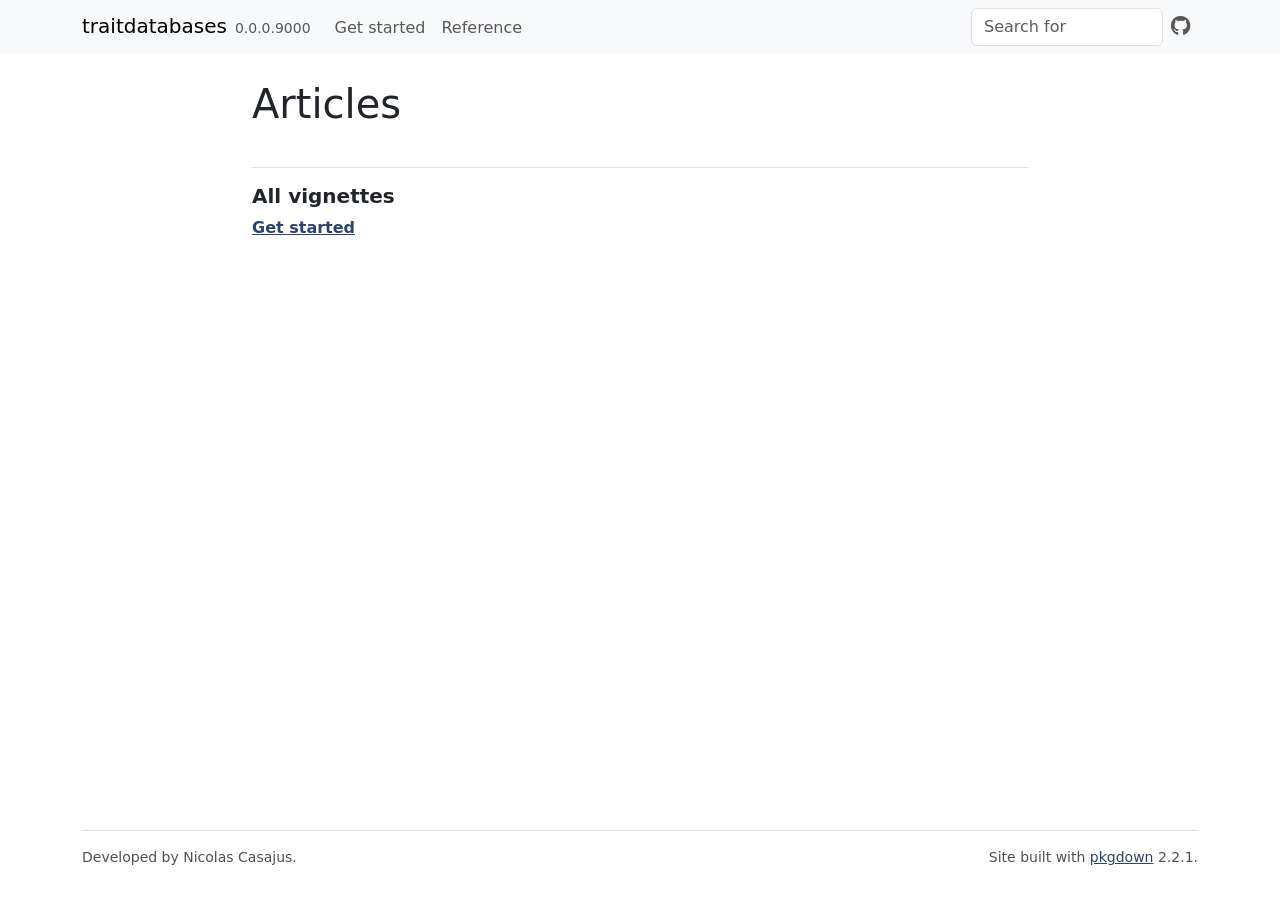
<file: articles/index.html>
<!DOCTYPE html>
<!-- Generated by pkgdown: do not edit by hand --><html lang="en"><head><meta http-equiv="Content-Type" content="text/html; charset=UTF-8"><meta charset="utf-8"><meta http-equiv="X-UA-Compatible" content="IE=edge"><meta name="viewport" content="width=device-width, initial-scale=1, shrink-to-fit=no"><title>Articles • traitdatabases</title><script src="../deps/jquery-3.6.0/jquery-3.6.0.min.js"></script><meta name="viewport" content="width=device-width, initial-scale=1, shrink-to-fit=no"><link href="../deps/bootstrap-5.3.8/bootstrap.min.css" rel="stylesheet"><script src="../deps/bootstrap-5.3.8/bootstrap.bundle.min.js"></script><link href="../deps/font-awesome-6.5.2/css/all.min.css" rel="stylesheet"><link href="../deps/font-awesome-6.5.2/css/v4-shims.min.css" rel="stylesheet"><script src="../deps/headroom-0.11.0/headroom.min.js"></script><script src="../deps/headroom-0.11.0/jQuery.headroom.min.js"></script><script src="../deps/bootstrap-toc-1.0.1/bootstrap-toc.min.js"></script><script src="../deps/clipboard.js-2.0.11/clipboard.min.js"></script><script src="../deps/search-1.0.0/autocomplete.jquery.min.js"></script><script src="../deps/search-1.0.0/fuse.min.js"></script><script src="../deps/search-1.0.0/mark.min.js"></script><!-- pkgdown --><script src="../pkgdown.js"></script><meta property="og:title" content="Articles"></head><body>
    <a href="#main" class="visually-hidden-focusable">Skip to contents</a>


    <nav class="navbar navbar-expand-lg fixed-top bg-light" data-bs-theme="light" aria-label="Site navigation"><div class="container">

    <a class="navbar-brand me-2" href="../index.html">traitdatabases</a>

    <small class="nav-text text-muted me-auto" data-bs-toggle="tooltip" data-bs-placement="bottom" title="">0.0.0.9000</small>


    <button class="navbar-toggler" type="button" data-bs-toggle="collapse" data-bs-target="#navbar" aria-controls="navbar" aria-expanded="false" aria-label="Toggle navigation">
      <span class="navbar-toggler-icon"></span>
    </button>

    <div id="navbar" class="collapse navbar-collapse ms-3">
      <ul class="navbar-nav me-auto"><li class="nav-item"><a class="nav-link" href="../articles/traitdatabases.html">Get started</a></li>
<li class="nav-item"><a class="nav-link" href="../reference/index.html">Reference</a></li>
      </ul><ul class="navbar-nav"><li class="nav-item"><form class="form-inline" role="search">
 <input class="form-control" type="search" name="search-input" id="search-input" autocomplete="off" aria-label="Search site" placeholder="Search for" data-search-index="../search.json"></form></li>
<li class="nav-item"><a class="external-link nav-link" href="https://github.com/frbcesab/traitdatabases/" aria-label="GitHub"><span class="fa fab fa-github fa-lg"></span></a></li>
      </ul></div>


  </div>
</nav><div class="container template-article-index">
<div class="row">
  <main id="main" class="col-md-9"><div class="page-header">

      <h1>Articles</h1>
    </div>

    <div class="section ">
      <h3>All vignettes</h3>
      <div class="section-desc"></div>

      <dl><dt><a href="traitdatabases.html">Get started</a></dt>
        <dd>
      </dd></dl></div>
  </main></div>


    <footer><div class="pkgdown-footer-left">
  <p>Developed by Nicolas Casajus.</p>
</div>

<div class="pkgdown-footer-right">
  <p>Site built with <a href="https://pkgdown.r-lib.org/" class="external-link">pkgdown</a> 2.2.1.</p>
</div>

    </footer></div>





  </body></html>
</file>
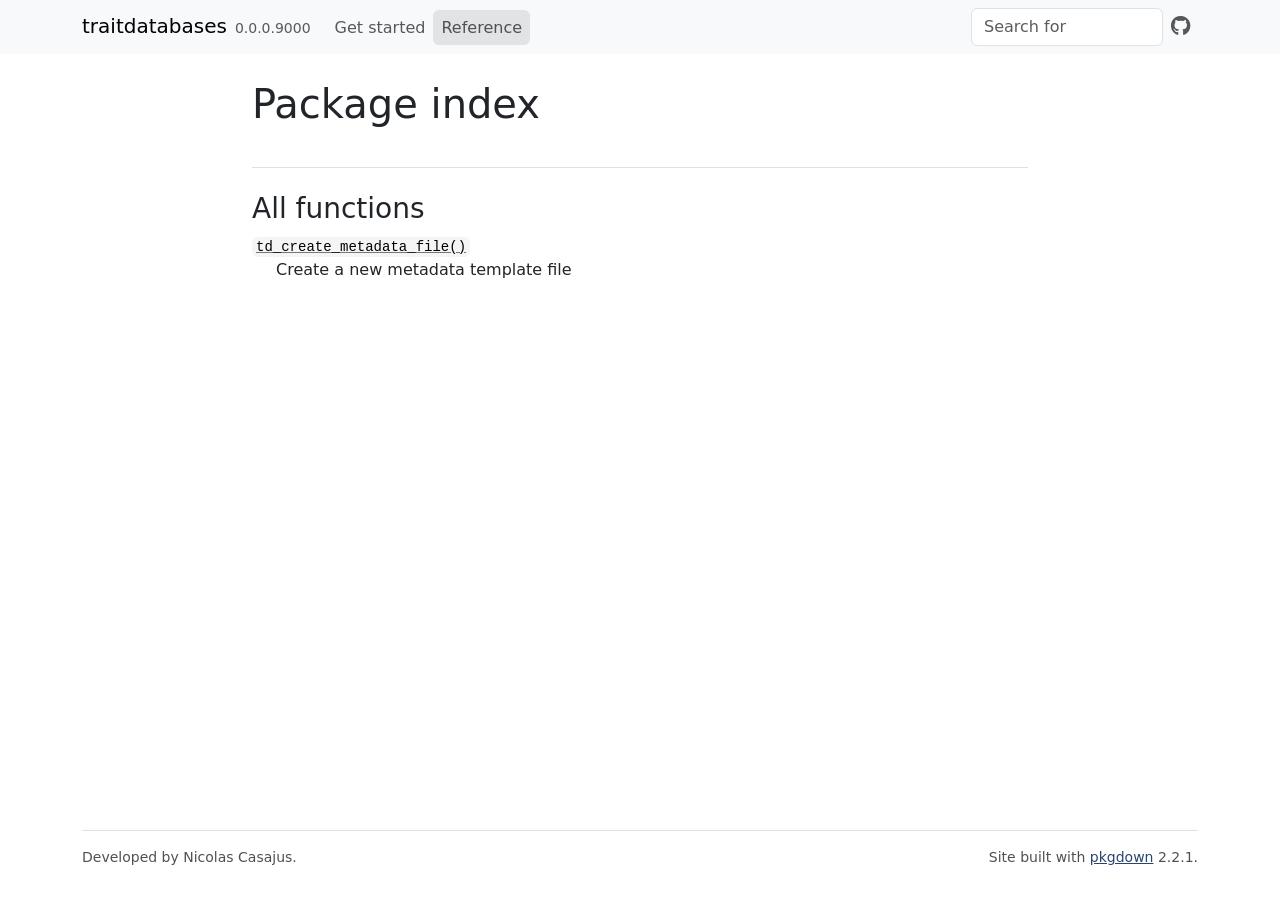
<file: reference/index.html>
<!DOCTYPE html>
<!-- Generated by pkgdown: do not edit by hand --><html lang="en"><head><meta http-equiv="Content-Type" content="text/html; charset=UTF-8"><meta charset="utf-8"><meta http-equiv="X-UA-Compatible" content="IE=edge"><meta name="viewport" content="width=device-width, initial-scale=1, shrink-to-fit=no"><title>Package index • traitdatabases</title><script src="../deps/jquery-3.6.0/jquery-3.6.0.min.js"></script><meta name="viewport" content="width=device-width, initial-scale=1, shrink-to-fit=no"><link href="../deps/bootstrap-5.3.8/bootstrap.min.css" rel="stylesheet"><script src="../deps/bootstrap-5.3.8/bootstrap.bundle.min.js"></script><link href="../deps/font-awesome-6.5.2/css/all.min.css" rel="stylesheet"><link href="../deps/font-awesome-6.5.2/css/v4-shims.min.css" rel="stylesheet"><script src="../deps/headroom-0.11.0/headroom.min.js"></script><script src="../deps/headroom-0.11.0/jQuery.headroom.min.js"></script><script src="../deps/bootstrap-toc-1.0.1/bootstrap-toc.min.js"></script><script src="../deps/clipboard.js-2.0.11/clipboard.min.js"></script><script src="../deps/search-1.0.0/autocomplete.jquery.min.js"></script><script src="../deps/search-1.0.0/fuse.min.js"></script><script src="../deps/search-1.0.0/mark.min.js"></script><!-- pkgdown --><script src="../pkgdown.js"></script><meta property="og:title" content="Package index"></head><body>
    <a href="#main" class="visually-hidden-focusable">Skip to contents</a>


    <nav class="navbar navbar-expand-lg fixed-top bg-light" data-bs-theme="light" aria-label="Site navigation"><div class="container">

    <a class="navbar-brand me-2" href="../index.html">traitdatabases</a>

    <small class="nav-text text-muted me-auto" data-bs-toggle="tooltip" data-bs-placement="bottom" title="">0.0.0.9000</small>


    <button class="navbar-toggler" type="button" data-bs-toggle="collapse" data-bs-target="#navbar" aria-controls="navbar" aria-expanded="false" aria-label="Toggle navigation">
      <span class="navbar-toggler-icon"></span>
    </button>

    <div id="navbar" class="collapse navbar-collapse ms-3">
      <ul class="navbar-nav me-auto"><li class="nav-item"><a class="nav-link" href="../articles/traitdatabases.html">Get started</a></li>
<li class="active nav-item"><a class="nav-link" href="../reference/index.html">Reference</a></li>
      </ul><ul class="navbar-nav"><li class="nav-item"><form class="form-inline" role="search">
 <input class="form-control" type="search" name="search-input" id="search-input" autocomplete="off" aria-label="Search site" placeholder="Search for" data-search-index="../search.json"></form></li>
<li class="nav-item"><a class="external-link nav-link" href="https://github.com/frbcesab/traitdatabases/" aria-label="GitHub"><span class="fa fab fa-github fa-lg"></span></a></li>
      </ul></div>


  </div>
</nav><div class="container template-reference-index">
<div class="row">
  <main id="main" class="col-md-9"><div class="page-header">

      <h1>Package index</h1>
    </div>

    <div class="section level2">
      <h2 id="all-functions">All functions<a class="anchor" aria-label="anchor" href="#all-functions"></a></h2>



      <dl></dl></div><div class="section level2">




      <dl><dt>

          <code><a href="td_create_metadata_file.html">td_create_metadata_file()</a></code>

        </dt>
        <dd>Create a new metadata template file</dd>
      </dl></div>
  </main></div>


    <footer><div class="pkgdown-footer-left">
  <p>Developed by Nicolas Casajus.</p>
</div>

<div class="pkgdown-footer-right">
  <p>Site built with <a href="https://pkgdown.r-lib.org/" class="external-link">pkgdown</a> 2.2.1.</p>
</div>

    </footer></div>





  </body></html>
</file>
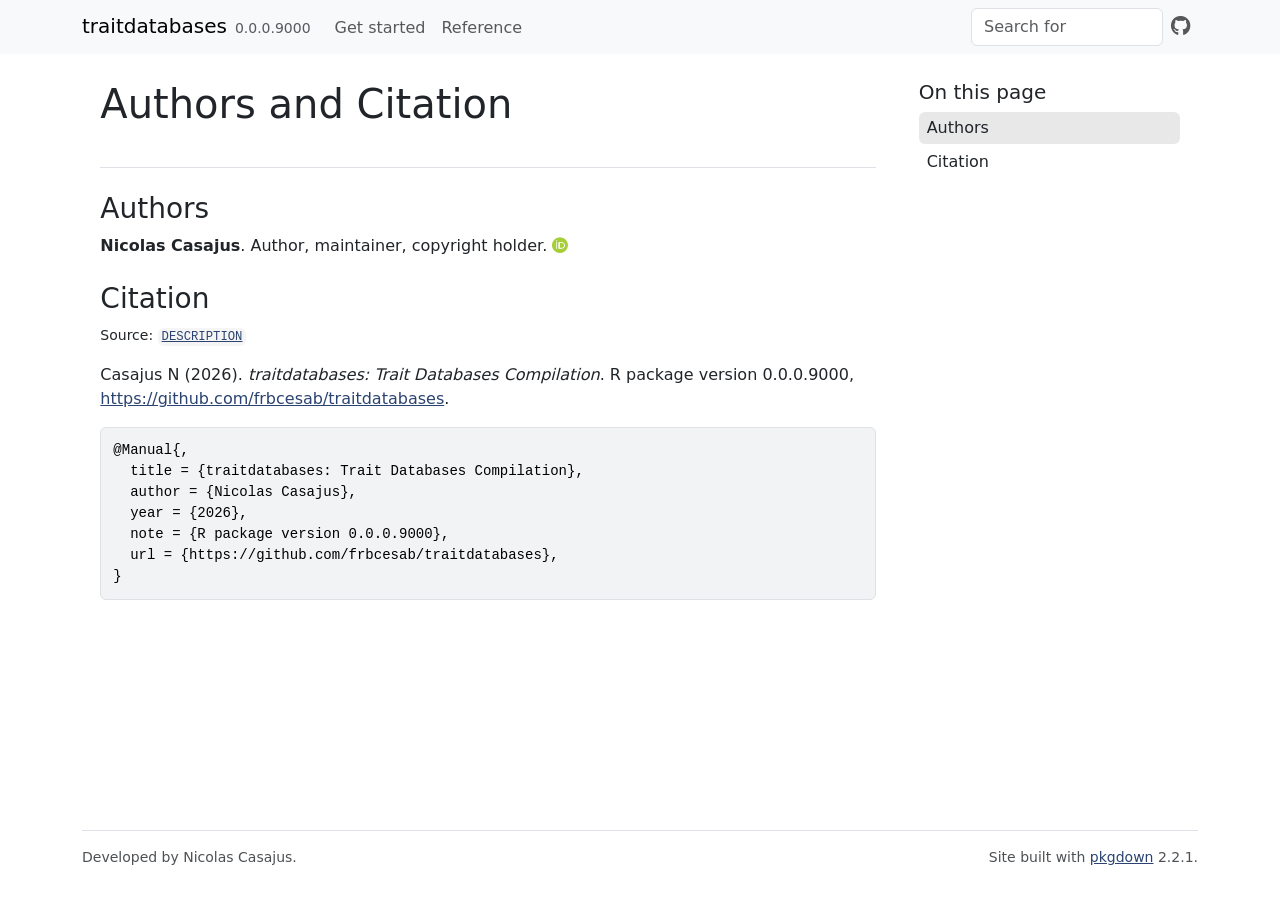
<file: authors.html>
<!DOCTYPE html>
<!-- Generated by pkgdown: do not edit by hand --><html lang="en"><head><meta http-equiv="Content-Type" content="text/html; charset=UTF-8"><meta charset="utf-8"><meta http-equiv="X-UA-Compatible" content="IE=edge"><meta name="viewport" content="width=device-width, initial-scale=1, shrink-to-fit=no"><title>Authors and Citation • traitdatabases</title><script src="deps/jquery-3.6.0/jquery-3.6.0.min.js"></script><meta name="viewport" content="width=device-width, initial-scale=1, shrink-to-fit=no"><link href="deps/bootstrap-5.3.8/bootstrap.min.css" rel="stylesheet"><script src="deps/bootstrap-5.3.8/bootstrap.bundle.min.js"></script><link href="deps/font-awesome-6.5.2/css/all.min.css" rel="stylesheet"><link href="deps/font-awesome-6.5.2/css/v4-shims.min.css" rel="stylesheet"><script src="deps/headroom-0.11.0/headroom.min.js"></script><script src="deps/headroom-0.11.0/jQuery.headroom.min.js"></script><script src="deps/bootstrap-toc-1.0.1/bootstrap-toc.min.js"></script><script src="deps/clipboard.js-2.0.11/clipboard.min.js"></script><script src="deps/search-1.0.0/autocomplete.jquery.min.js"></script><script src="deps/search-1.0.0/fuse.min.js"></script><script src="deps/search-1.0.0/mark.min.js"></script><!-- pkgdown --><script src="pkgdown.js"></script><meta property="og:title" content="Authors and Citation"></head><body>
    <a href="#main" class="visually-hidden-focusable">Skip to contents</a>


    <nav class="navbar navbar-expand-lg fixed-top bg-light" data-bs-theme="light" aria-label="Site navigation"><div class="container">

    <a class="navbar-brand me-2" href="index.html">traitdatabases</a>

    <small class="nav-text text-muted me-auto" data-bs-toggle="tooltip" data-bs-placement="bottom" title="">0.0.0.9000</small>


    <button class="navbar-toggler" type="button" data-bs-toggle="collapse" data-bs-target="#navbar" aria-controls="navbar" aria-expanded="false" aria-label="Toggle navigation">
      <span class="navbar-toggler-icon"></span>
    </button>

    <div id="navbar" class="collapse navbar-collapse ms-3">
      <ul class="navbar-nav me-auto"><li class="nav-item"><a class="nav-link" href="articles/traitdatabases.html">Get started</a></li>
<li class="nav-item"><a class="nav-link" href="reference/index.html">Reference</a></li>
      </ul><ul class="navbar-nav"><li class="nav-item"><form class="form-inline" role="search">
 <input class="form-control" type="search" name="search-input" id="search-input" autocomplete="off" aria-label="Search site" placeholder="Search for" data-search-index="search.json"></form></li>
<li class="nav-item"><a class="external-link nav-link" href="https://github.com/frbcesab/traitdatabases/" aria-label="GitHub"><span class="fa fab fa-github fa-lg"></span></a></li>
      </ul></div>


  </div>
</nav><div class="container template-citation-authors">
<div class="row">
  <main id="main" class="col-md-9"><div class="page-header">

      <h1>Authors and Citation</h1>
    </div>

    <div class="section level2">
      <h2>Authors</h2>

      <ul class="list-unstyled"><li>
          <p><strong>Nicolas Casajus</strong>. Author, maintainer, copyright holder. <a href="https://orcid.org/0000-0002-5537-5294" target="orcid.widget" aria-label="ORCID" class="external-link"><span class="fab fa-orcid orcid" aria-hidden="true"></span></a>
          </p>
        </li>
      </ul></div>

    <div class="section level2">
      <h2 id="citation">Citation</h2>
      <p><small class="dont-index">Source: <a href="https://github.com/frbcesab/traitdatabases/blob/main/DESCRIPTION" class="external-link"><code>DESCRIPTION</code></a></small></p>

      <p>Casajus N (2026).
<em>traitdatabases: Trait Databases Compilation</em>.
R package version 0.0.0.9000, <a href="https://github.com/frbcesab/traitdatabases" class="external-link">https://github.com/frbcesab/traitdatabases</a>.
</p>
      <pre>@Manual{,
  title = {traitdatabases: Trait Databases Compilation},
  author = {Nicolas Casajus},
  year = {2026},
  note = {R package version 0.0.0.9000},
  url = {https://github.com/frbcesab/traitdatabases},
}</pre>
    </div>

  </main><aside class="col-md-3"><nav id="toc" aria-label="Table of contents"><h2>On this page</h2>
    </nav></aside></div>


    <footer><div class="pkgdown-footer-left">
  <p>Developed by Nicolas Casajus.</p>
</div>

<div class="pkgdown-footer-right">
  <p>Site built with <a href="https://pkgdown.r-lib.org/" class="external-link">pkgdown</a> 2.2.1.</p>
</div>

    </footer></div>





  </body></html>
</file>
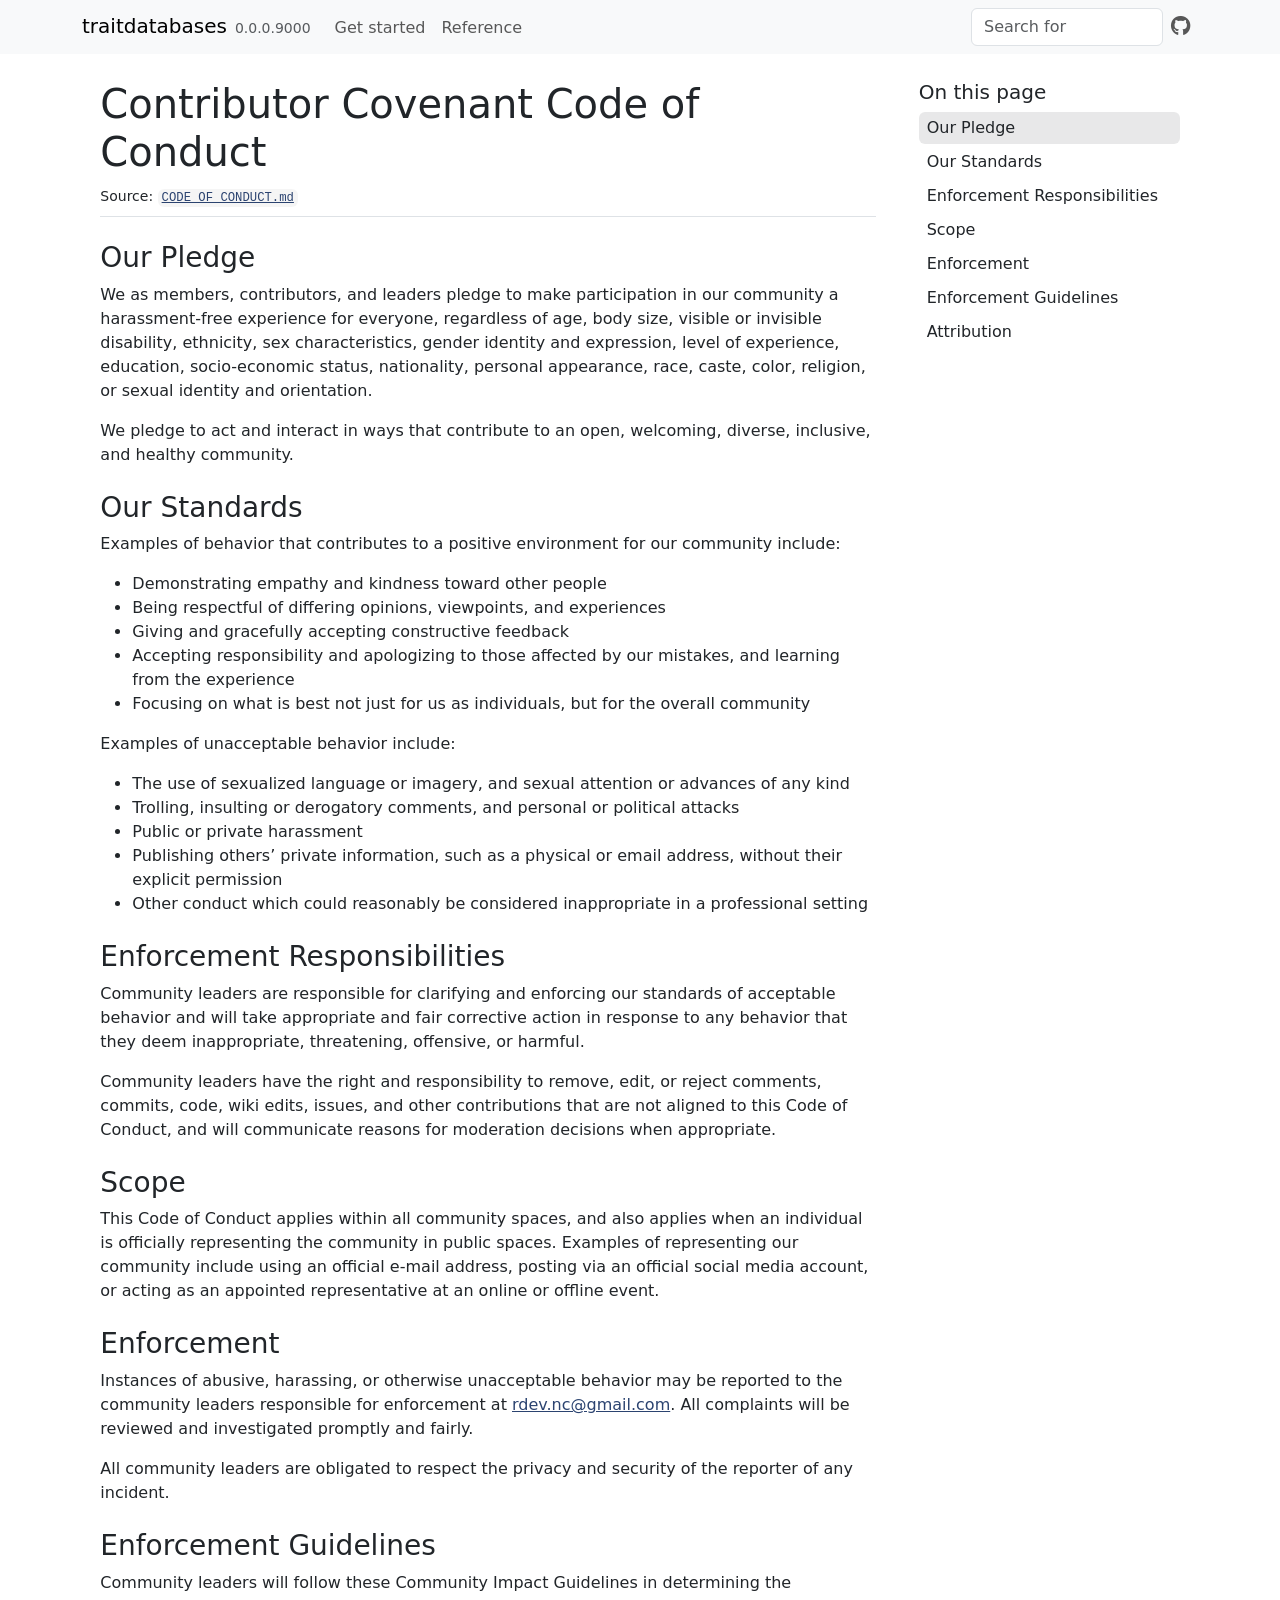
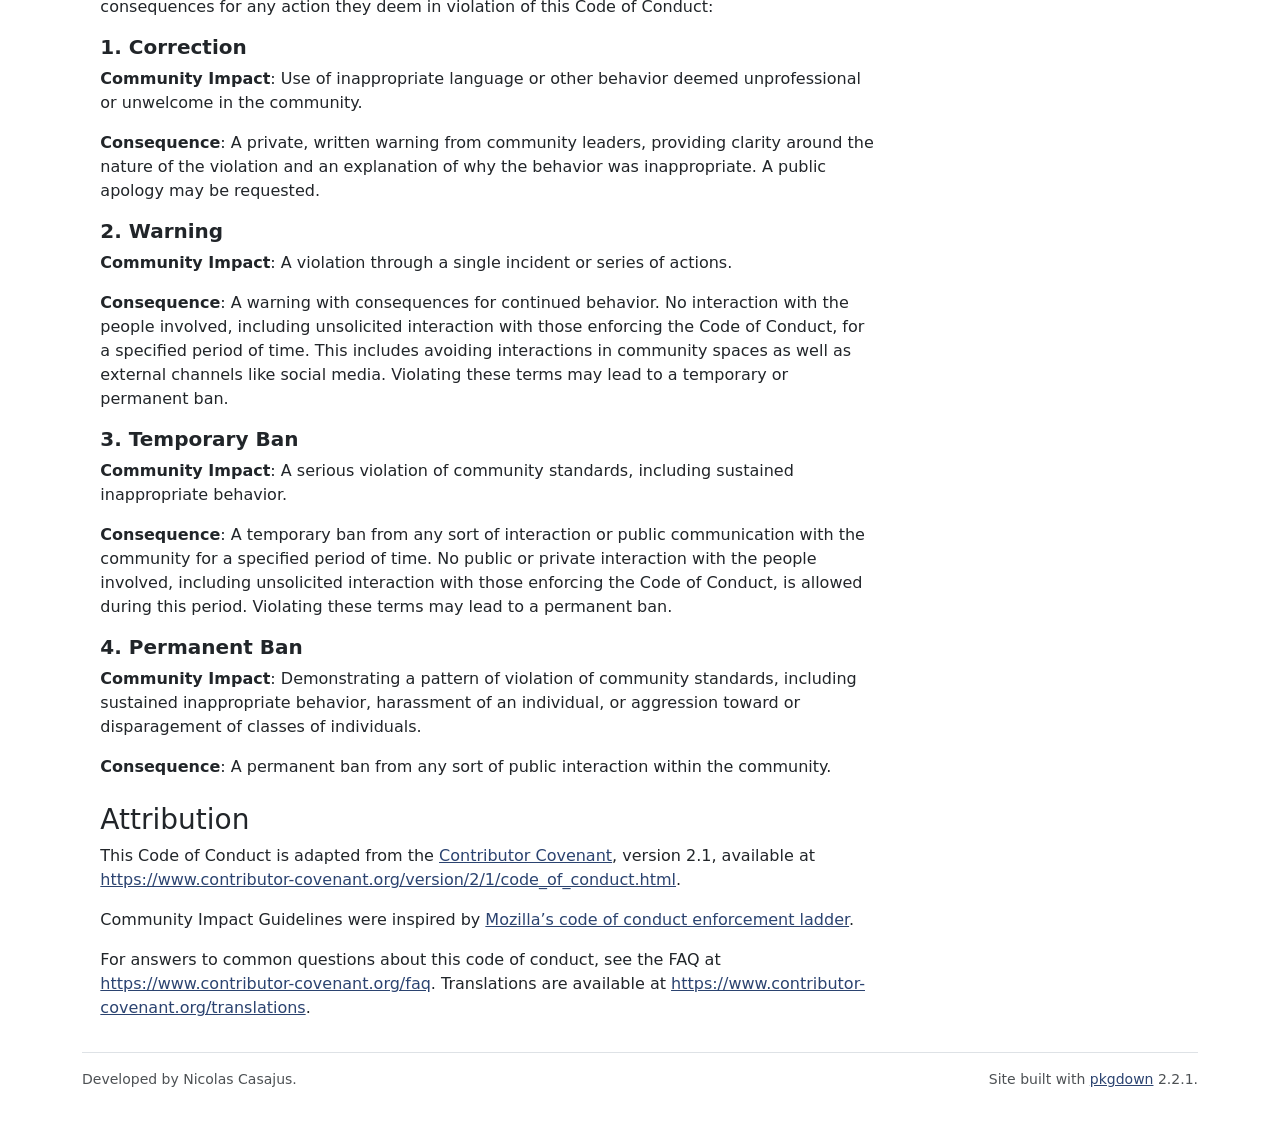
<file: CODE_OF_CONDUCT.html>
<!DOCTYPE html>
<!-- Generated by pkgdown: do not edit by hand --><html lang="en"><head><meta http-equiv="Content-Type" content="text/html; charset=UTF-8"><meta charset="utf-8"><meta http-equiv="X-UA-Compatible" content="IE=edge"><meta name="viewport" content="width=device-width, initial-scale=1, shrink-to-fit=no"><title>Contributor Covenant Code of Conduct • traitdatabases</title><script src="deps/jquery-3.6.0/jquery-3.6.0.min.js"></script><meta name="viewport" content="width=device-width, initial-scale=1, shrink-to-fit=no"><link href="deps/bootstrap-5.3.8/bootstrap.min.css" rel="stylesheet"><script src="deps/bootstrap-5.3.8/bootstrap.bundle.min.js"></script><link href="deps/font-awesome-6.5.2/css/all.min.css" rel="stylesheet"><link href="deps/font-awesome-6.5.2/css/v4-shims.min.css" rel="stylesheet"><script src="deps/headroom-0.11.0/headroom.min.js"></script><script src="deps/headroom-0.11.0/jQuery.headroom.min.js"></script><script src="deps/bootstrap-toc-1.0.1/bootstrap-toc.min.js"></script><script src="deps/clipboard.js-2.0.11/clipboard.min.js"></script><script src="deps/search-1.0.0/autocomplete.jquery.min.js"></script><script src="deps/search-1.0.0/fuse.min.js"></script><script src="deps/search-1.0.0/mark.min.js"></script><!-- pkgdown --><script src="pkgdown.js"></script><meta property="og:title" content="Contributor Covenant Code of Conduct"></head><body>
    <a href="#main" class="visually-hidden-focusable">Skip to contents</a>


    <nav class="navbar navbar-expand-lg fixed-top bg-light" data-bs-theme="light" aria-label="Site navigation"><div class="container">

    <a class="navbar-brand me-2" href="index.html">traitdatabases</a>

    <small class="nav-text text-muted me-auto" data-bs-toggle="tooltip" data-bs-placement="bottom" title="">0.0.0.9000</small>


    <button class="navbar-toggler" type="button" data-bs-toggle="collapse" data-bs-target="#navbar" aria-controls="navbar" aria-expanded="false" aria-label="Toggle navigation">
      <span class="navbar-toggler-icon"></span>
    </button>

    <div id="navbar" class="collapse navbar-collapse ms-3">
      <ul class="navbar-nav me-auto"><li class="nav-item"><a class="nav-link" href="articles/traitdatabases.html">Get started</a></li>
<li class="nav-item"><a class="nav-link" href="reference/index.html">Reference</a></li>
      </ul><ul class="navbar-nav"><li class="nav-item"><form class="form-inline" role="search">
 <input class="form-control" type="search" name="search-input" id="search-input" autocomplete="off" aria-label="Search site" placeholder="Search for" data-search-index="search.json"></form></li>
<li class="nav-item"><a class="external-link nav-link" href="https://github.com/frbcesab/traitdatabases/" aria-label="GitHub"><span class="fa fab fa-github fa-lg"></span></a></li>
      </ul></div>


  </div>
</nav><div class="container template-title-body">
<div class="row">
  <main id="main" class="col-md-9"><div class="page-header">

      <h1>Contributor Covenant Code of Conduct</h1>
      <small class="dont-index">Source: <a href="https://github.com/frbcesab/traitdatabases/blob/main/CODE_OF_CONDUCT.md" class="external-link"><code>CODE_OF_CONDUCT.md</code></a></small>
    </div>

<div id="contributor-covenant-code-of-conduct" class="section level1">

<div class="section level2">
<h2 id="our-pledge">Our Pledge<a class="anchor" aria-label="anchor" href="#our-pledge"></a></h2>
<p>We as members, contributors, and leaders pledge to make participation in our community a harassment-free experience for everyone, regardless of age, body size, visible or invisible disability, ethnicity, sex characteristics, gender identity and expression, level of experience, education, socio-economic status, nationality, personal appearance, race, caste, color, religion, or sexual identity and orientation.</p>
<p>We pledge to act and interact in ways that contribute to an open, welcoming, diverse, inclusive, and healthy community.</p>
</div>
<div class="section level2">
<h2 id="our-standards">Our Standards<a class="anchor" aria-label="anchor" href="#our-standards"></a></h2>
<p>Examples of behavior that contributes to a positive environment for our community include:</p>
<ul><li>Demonstrating empathy and kindness toward other people</li>
<li>Being respectful of differing opinions, viewpoints, and experiences</li>
<li>Giving and gracefully accepting constructive feedback</li>
<li>Accepting responsibility and apologizing to those affected by our mistakes, and learning from the experience</li>
<li>Focusing on what is best not just for us as individuals, but for the overall community</li>
</ul><p>Examples of unacceptable behavior include:</p>
<ul><li>The use of sexualized language or imagery, and sexual attention or advances of any kind</li>
<li>Trolling, insulting or derogatory comments, and personal or political attacks</li>
<li>Public or private harassment</li>
<li>Publishing others’ private information, such as a physical or email address, without their explicit permission</li>
<li>Other conduct which could reasonably be considered inappropriate in a professional setting</li>
</ul></div>
<div class="section level2">
<h2 id="enforcement-responsibilities">Enforcement Responsibilities<a class="anchor" aria-label="anchor" href="#enforcement-responsibilities"></a></h2>
<p>Community leaders are responsible for clarifying and enforcing our standards of acceptable behavior and will take appropriate and fair corrective action in response to any behavior that they deem inappropriate, threatening, offensive, or harmful.</p>
<p>Community leaders have the right and responsibility to remove, edit, or reject comments, commits, code, wiki edits, issues, and other contributions that are not aligned to this Code of Conduct, and will communicate reasons for moderation decisions when appropriate.</p>
</div>
<div class="section level2">
<h2 id="scope">Scope<a class="anchor" aria-label="anchor" href="#scope"></a></h2>
<p>This Code of Conduct applies within all community spaces, and also applies when an individual is officially representing the community in public spaces. Examples of representing our community include using an official e-mail address, posting via an official social media account, or acting as an appointed representative at an online or offline event.</p>
</div>
<div class="section level2">
<h2 id="enforcement">Enforcement<a class="anchor" aria-label="anchor" href="#enforcement"></a></h2>
<p>Instances of abusive, harassing, or otherwise unacceptable behavior may be reported to the community leaders responsible for enforcement at <a href="mailto:rdev.nc@gmail.com" class="email">rdev.nc@gmail.com</a>. All complaints will be reviewed and investigated promptly and fairly.</p>
<p>All community leaders are obligated to respect the privacy and security of the reporter of any incident.</p>
</div>
<div class="section level2">
<h2 id="enforcement-guidelines">Enforcement Guidelines<a class="anchor" aria-label="anchor" href="#enforcement-guidelines"></a></h2>
<p>Community leaders will follow these Community Impact Guidelines in determining the consequences for any action they deem in violation of this Code of Conduct:</p>
<div class="section level3">
<h3 id="id_1-correction">1. Correction<a class="anchor" aria-label="anchor" href="#id_1-correction"></a></h3>
<p><strong>Community Impact</strong>: Use of inappropriate language or other behavior deemed unprofessional or unwelcome in the community.</p>
<p><strong>Consequence</strong>: A private, written warning from community leaders, providing clarity around the nature of the violation and an explanation of why the behavior was inappropriate. A public apology may be requested.</p>
</div>
<div class="section level3">
<h3 id="id_2-warning">2. Warning<a class="anchor" aria-label="anchor" href="#id_2-warning"></a></h3>
<p><strong>Community Impact</strong>: A violation through a single incident or series of actions.</p>
<p><strong>Consequence</strong>: A warning with consequences for continued behavior. No interaction with the people involved, including unsolicited interaction with those enforcing the Code of Conduct, for a specified period of time. This includes avoiding interactions in community spaces as well as external channels like social media. Violating these terms may lead to a temporary or permanent ban.</p>
</div>
<div class="section level3">
<h3 id="id_3-temporary-ban">3. Temporary Ban<a class="anchor" aria-label="anchor" href="#id_3-temporary-ban"></a></h3>
<p><strong>Community Impact</strong>: A serious violation of community standards, including sustained inappropriate behavior.</p>
<p><strong>Consequence</strong>: A temporary ban from any sort of interaction or public communication with the community for a specified period of time. No public or private interaction with the people involved, including unsolicited interaction with those enforcing the Code of Conduct, is allowed during this period. Violating these terms may lead to a permanent ban.</p>
</div>
<div class="section level3">
<h3 id="id_4-permanent-ban">4. Permanent Ban<a class="anchor" aria-label="anchor" href="#id_4-permanent-ban"></a></h3>
<p><strong>Community Impact</strong>: Demonstrating a pattern of violation of community standards, including sustained inappropriate behavior, harassment of an individual, or aggression toward or disparagement of classes of individuals.</p>
<p><strong>Consequence</strong>: A permanent ban from any sort of public interaction within the community.</p>
</div>
</div>
<div class="section level2">
<h2 id="attribution">Attribution<a class="anchor" aria-label="anchor" href="#attribution"></a></h2>
<p>This Code of Conduct is adapted from the <a href="https://www.contributor-covenant.org" class="external-link">Contributor Covenant</a>, version 2.1, available at <a href="https://www.contributor-covenant.org/version/2/1/code_of_conduct.html" class="external-link uri">https://www.contributor-covenant.org/version/2/1/code_of_conduct.html</a>.</p>
<p>Community Impact Guidelines were inspired by <a href="https://github.com/mozilla/inclusion" class="external-link">Mozilla’s code of conduct enforcement ladder</a>.</p>
<p>For answers to common questions about this code of conduct, see the FAQ at <a href="https://www.contributor-covenant.org/faq" class="external-link uri">https://www.contributor-covenant.org/faq</a>. Translations are available at <a href="https://www.contributor-covenant.org/translations" class="external-link uri">https://www.contributor-covenant.org/translations</a>.</p>
</div>
</div>

  </main><aside class="col-md-3"><nav id="toc" aria-label="Table of contents"><h2>On this page</h2>
    </nav></aside></div>


    <footer><div class="pkgdown-footer-left">
  <p>Developed by Nicolas Casajus.</p>
</div>

<div class="pkgdown-footer-right">
  <p>Site built with <a href="https://pkgdown.r-lib.org/" class="external-link">pkgdown</a> 2.2.1.</p>
</div>

    </footer></div>





  </body></html>
</file>
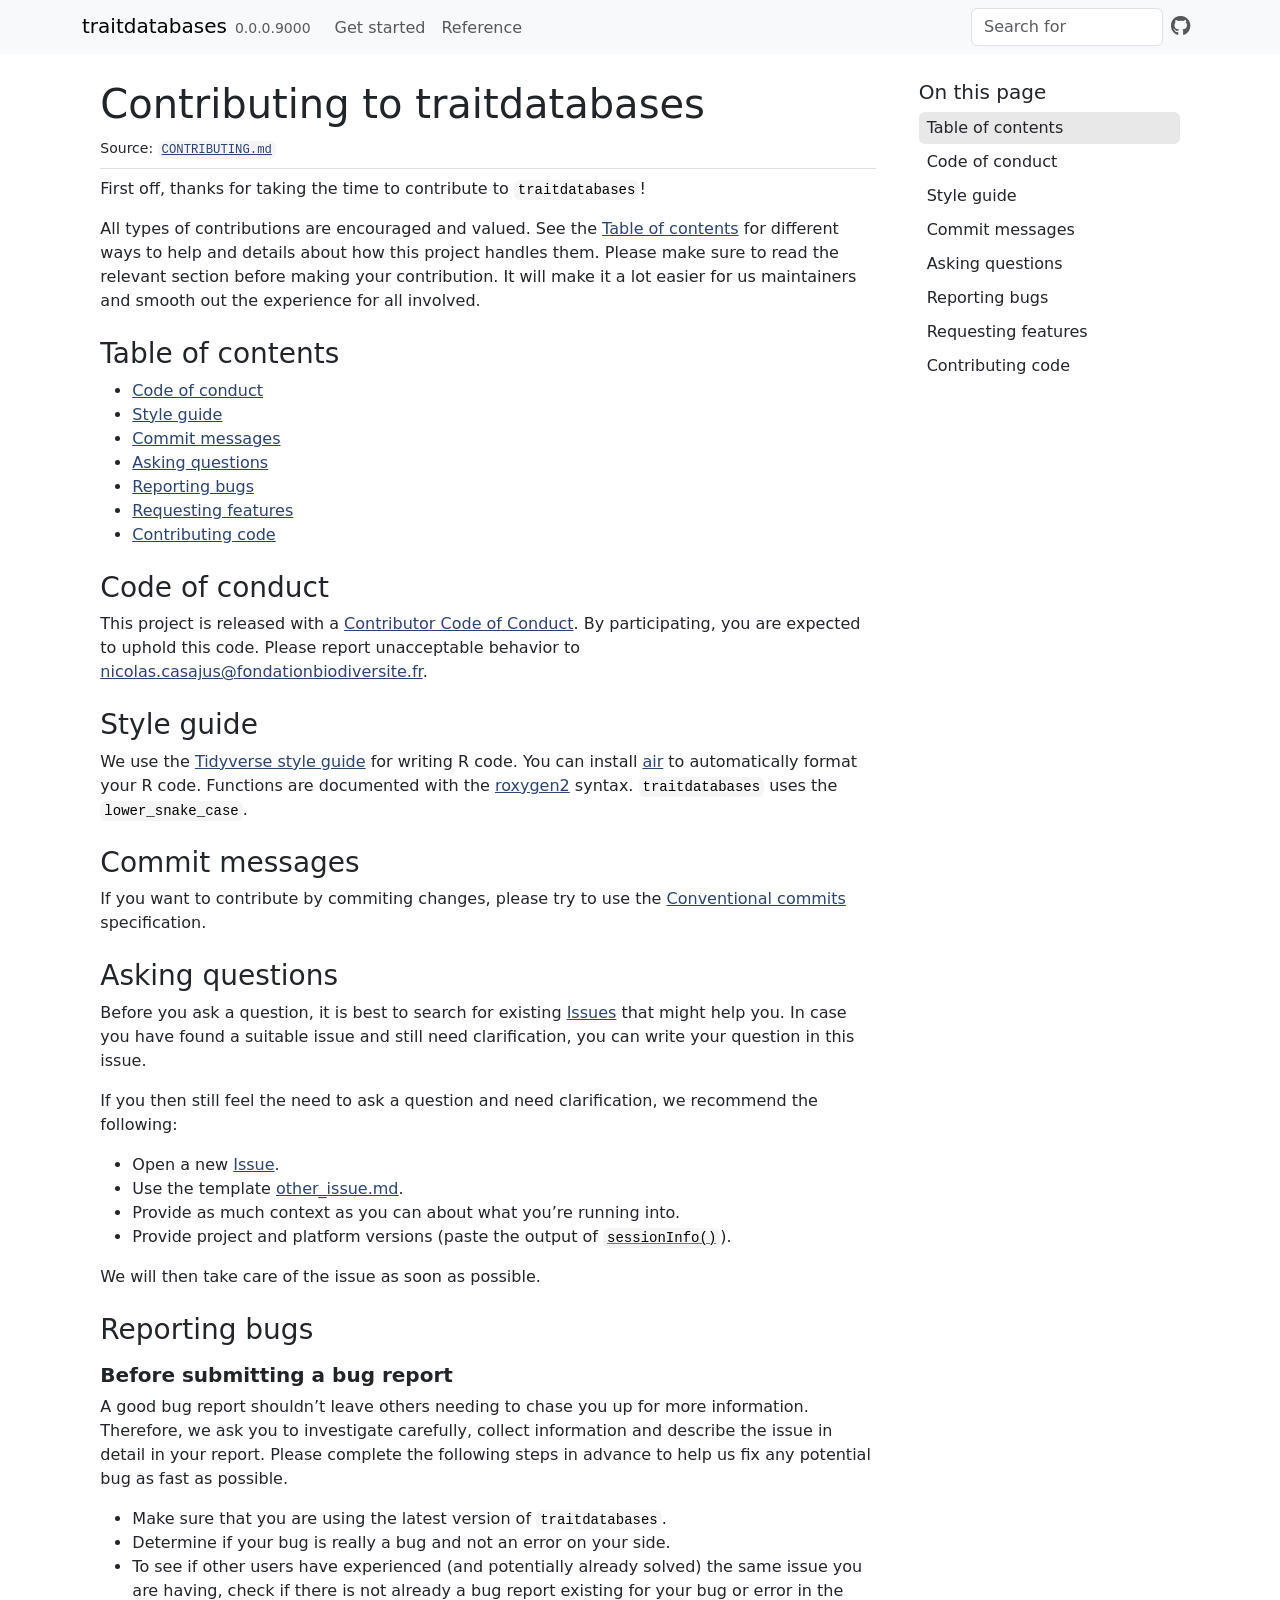
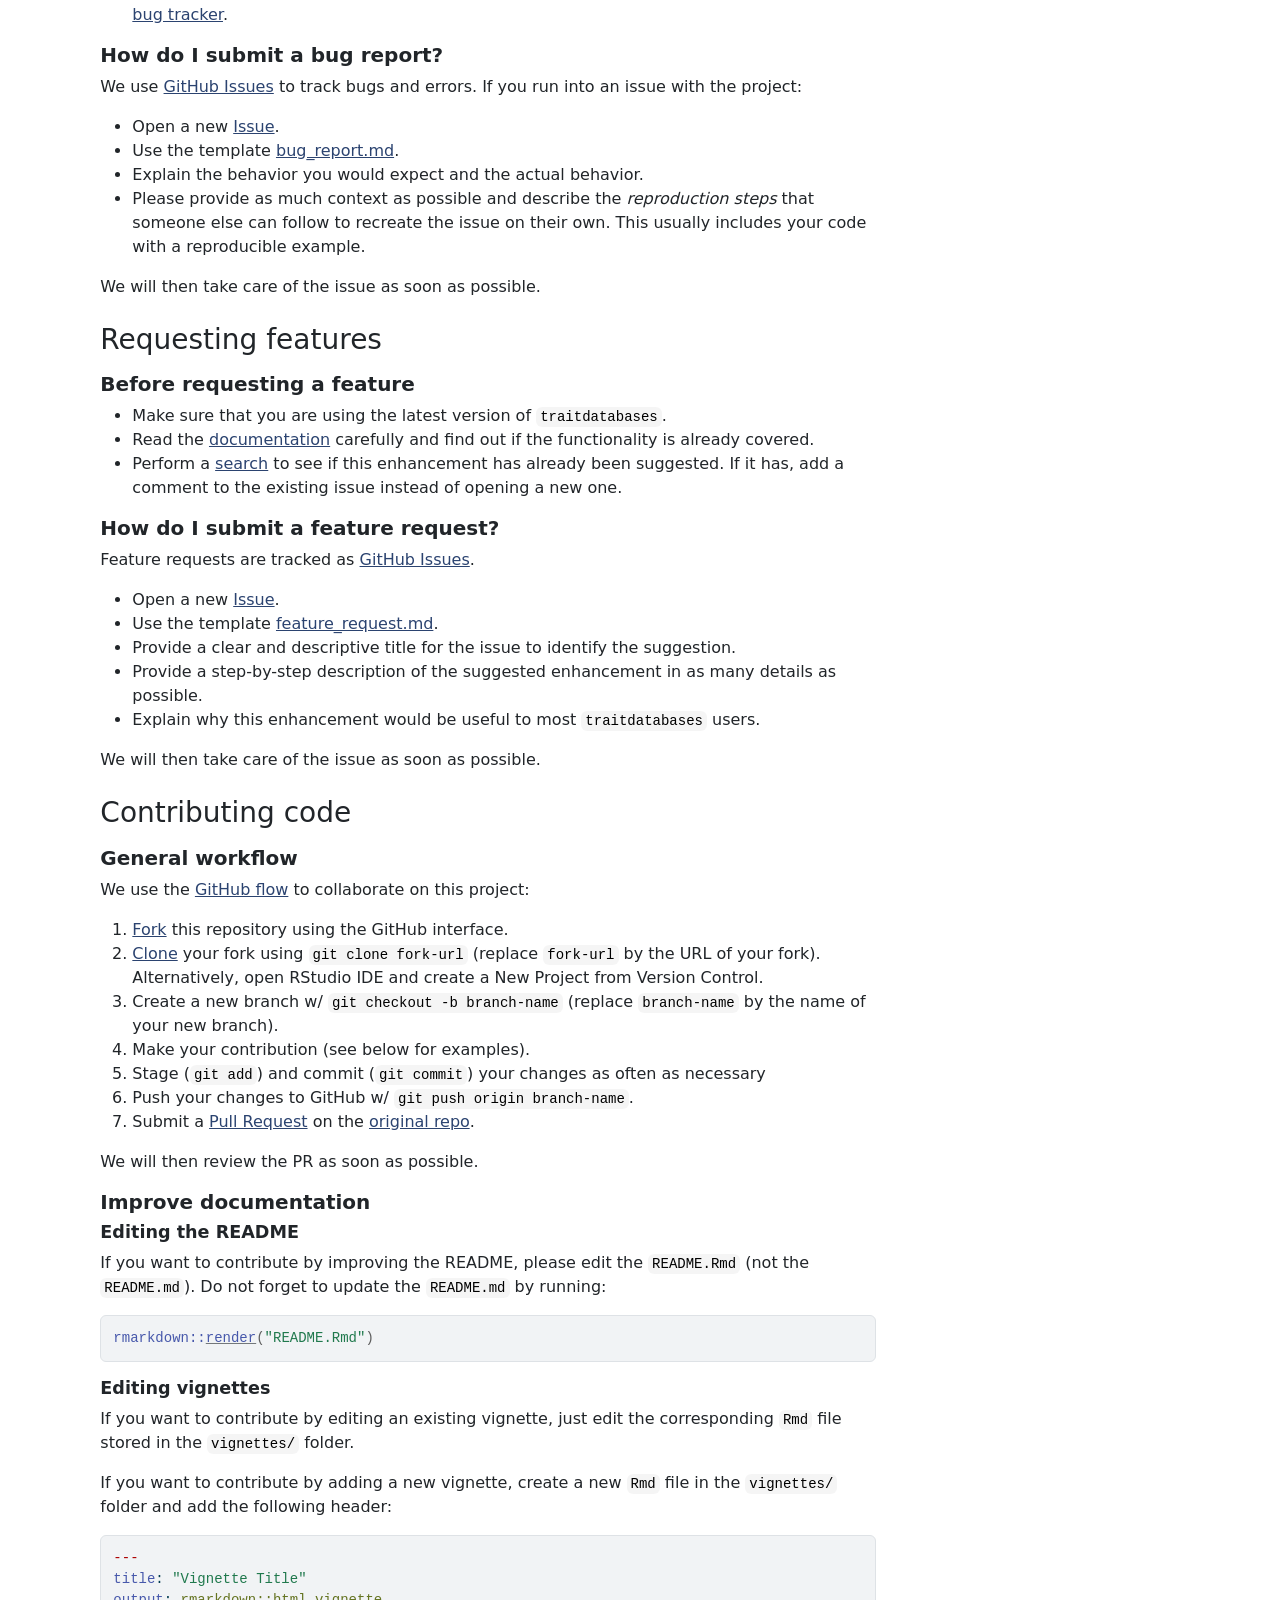
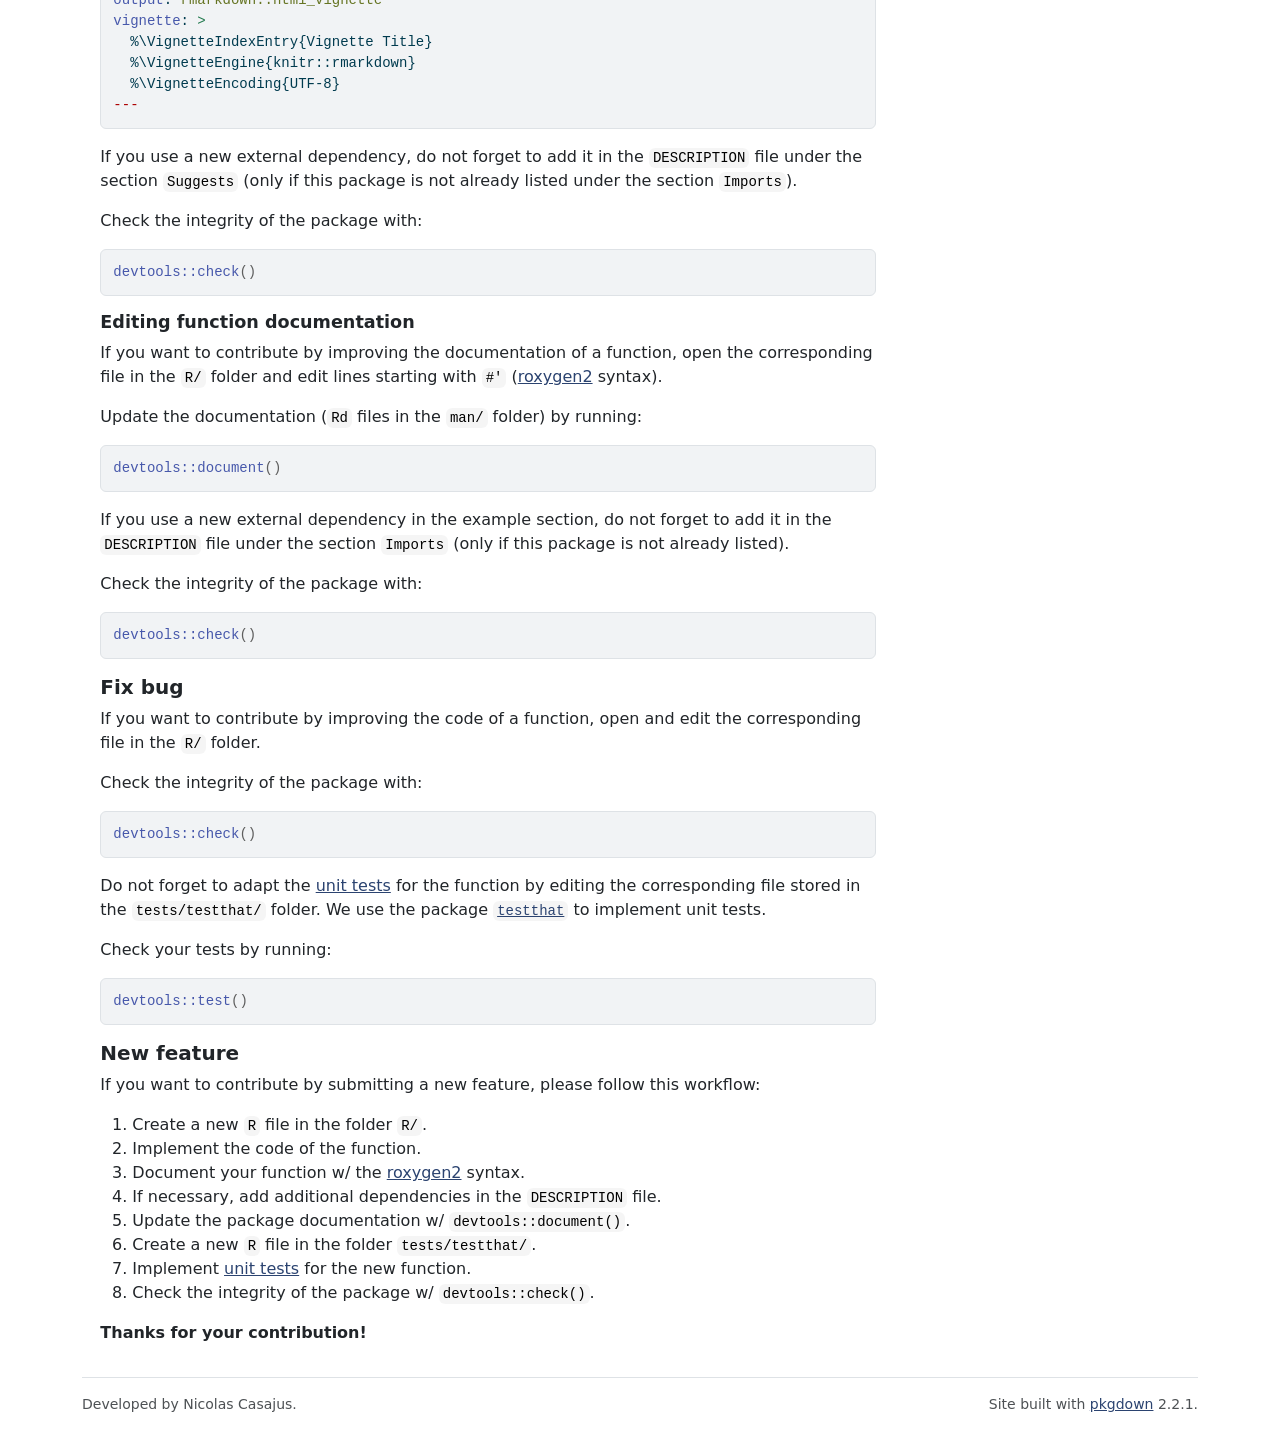
<file: CONTRIBUTING.html>
<!DOCTYPE html>
<!-- Generated by pkgdown: do not edit by hand --><html lang="en"><head><meta http-equiv="Content-Type" content="text/html; charset=UTF-8"><meta charset="utf-8"><meta http-equiv="X-UA-Compatible" content="IE=edge"><meta name="viewport" content="width=device-width, initial-scale=1, shrink-to-fit=no"><title>Contributing to traitdatabases • traitdatabases</title><script src="deps/jquery-3.6.0/jquery-3.6.0.min.js"></script><meta name="viewport" content="width=device-width, initial-scale=1, shrink-to-fit=no"><link href="deps/bootstrap-5.3.8/bootstrap.min.css" rel="stylesheet"><script src="deps/bootstrap-5.3.8/bootstrap.bundle.min.js"></script><link href="deps/font-awesome-6.5.2/css/all.min.css" rel="stylesheet"><link href="deps/font-awesome-6.5.2/css/v4-shims.min.css" rel="stylesheet"><script src="deps/headroom-0.11.0/headroom.min.js"></script><script src="deps/headroom-0.11.0/jQuery.headroom.min.js"></script><script src="deps/bootstrap-toc-1.0.1/bootstrap-toc.min.js"></script><script src="deps/clipboard.js-2.0.11/clipboard.min.js"></script><script src="deps/search-1.0.0/autocomplete.jquery.min.js"></script><script src="deps/search-1.0.0/fuse.min.js"></script><script src="deps/search-1.0.0/mark.min.js"></script><!-- pkgdown --><script src="pkgdown.js"></script><meta property="og:title" content="Contributing to traitdatabases"></head><body>
    <a href="#main" class="visually-hidden-focusable">Skip to contents</a>


    <nav class="navbar navbar-expand-lg fixed-top bg-light" data-bs-theme="light" aria-label="Site navigation"><div class="container">

    <a class="navbar-brand me-2" href="index.html">traitdatabases</a>

    <small class="nav-text text-muted me-auto" data-bs-toggle="tooltip" data-bs-placement="bottom" title="">0.0.0.9000</small>


    <button class="navbar-toggler" type="button" data-bs-toggle="collapse" data-bs-target="#navbar" aria-controls="navbar" aria-expanded="false" aria-label="Toggle navigation">
      <span class="navbar-toggler-icon"></span>
    </button>

    <div id="navbar" class="collapse navbar-collapse ms-3">
      <ul class="navbar-nav me-auto"><li class="nav-item"><a class="nav-link" href="articles/traitdatabases.html">Get started</a></li>
<li class="nav-item"><a class="nav-link" href="reference/index.html">Reference</a></li>
      </ul><ul class="navbar-nav"><li class="nav-item"><form class="form-inline" role="search">
 <input class="form-control" type="search" name="search-input" id="search-input" autocomplete="off" aria-label="Search site" placeholder="Search for" data-search-index="search.json"></form></li>
<li class="nav-item"><a class="external-link nav-link" href="https://github.com/frbcesab/traitdatabases/" aria-label="GitHub"><span class="fa fab fa-github fa-lg"></span></a></li>
      </ul></div>


  </div>
</nav><div class="container template-title-body">
<div class="row">
  <main id="main" class="col-md-9"><div class="page-header">

      <h1>Contributing to traitdatabases</h1>
      <small class="dont-index">Source: <a href="https://github.com/frbcesab/traitdatabases/blob/main/CONTRIBUTING.md" class="external-link"><code>CONTRIBUTING.md</code></a></small>
    </div>

<div id="contributing-to-traitdatabases" class="section level1">

<p>First off, thanks for taking the time to contribute to <code>traitdatabases</code>!</p>
<p>All types of contributions are encouraged and valued. See the <a href="#table-of-contents">Table of contents</a> for different ways to help and details about how this project handles them. Please make sure to read the relevant section before making your contribution. It will make it a lot easier for us maintainers and smooth out the experience for all involved.</p>
<div class="section level2">
<h2 id="table-of-contents">Table of contents<a class="anchor" aria-label="anchor" href="#table-of-contents"></a></h2>
<ul><li><a href="#code-of-conduct">Code of conduct</a></li>
<li><a href="#style-guide">Style guide</a></li>
<li><a href="#commit-messages">Commit messages</a></li>
<li><a href="#asking-questions">Asking questions</a></li>
<li><a href="#reporting-bugs">Reporting bugs</a></li>
<li><a href="#requesting-features">Requesting features</a></li>
<li><a href="#contributing-code">Contributing code</a></li>
</ul></div>
<div class="section level2">
<h2 id="code-of-conduct">Code of conduct<a class="anchor" aria-label="anchor" href="#code-of-conduct"></a></h2>
<p>This project is released with a <a href="https://github.com/frbcesab/traitdatabases/blob/master/CODE_OF_CONDUCT.md" class="external-link">Contributor Code of Conduct</a>. By participating, you are expected to uphold this code. Please report unacceptable behavior to <a href="mailto:nicolas.casajus@fondationbiodiversite.fr" class="email">nicolas.casajus@fondationbiodiversite.fr</a>.</p>
</div>
<div class="section level2">
<h2 id="style-guide">Style guide<a class="anchor" aria-label="anchor" href="#style-guide"></a></h2>
<p>We use the <a href="https://style.tidyverse.org/" class="external-link">Tidyverse style guide</a> for writing R code. You can install <a href="https://github.com/posit-dev/air" class="external-link">air</a> to automatically format your R code. Functions are documented with the <a href="https://roxygen2.r-lib.org/articles/roxygen2.html" class="external-link">roxygen2</a> syntax. <code>traitdatabases</code> uses the <code>lower_snake_case</code>.</p>
</div>
<div class="section level2">
<h2 id="commit-messages">Commit messages<a class="anchor" aria-label="anchor" href="#commit-messages"></a></h2>
<p>If you want to contribute by commiting changes, please try to use the <a href="https://www.conventionalcommits.org/en/v1.0.0/" class="external-link">Conventional commits</a> specification.</p>
</div>
<div class="section level2">
<h2 id="asking-questions">Asking questions<a class="anchor" aria-label="anchor" href="#asking-questions"></a></h2>
<p>Before you ask a question, it is best to search for existing <a href="https://github.com/frbcesab/traitdatabases/issues" class="external-link">Issues</a> that might help you. In case you have found a suitable issue and still need clarification, you can write your question in this issue.</p>
<p>If you then still feel the need to ask a question and need clarification, we recommend the following:</p>
<ul><li>Open a new <a href="https://github.com/frbcesab/traitdatabases/issues/new" class="external-link">Issue</a>.</li>
<li>Use the template <a href="https://github.com/frbcesab/traitdatabases/blob/master/.github/ISSUE_TEMPLATE/other_issue.md" class="external-link">other_issue.md</a>.</li>
<li>Provide as much context as you can about what you’re running into.</li>
<li>Provide project and platform versions (paste the output of <code><a href="https://rdrr.io/r/utils/sessionInfo.html" class="external-link">sessionInfo()</a></code>).</li>
</ul><p>We will then take care of the issue as soon as possible.</p>
</div>
<div class="section level2">
<h2 id="reporting-bugs">Reporting bugs<a class="anchor" aria-label="anchor" href="#reporting-bugs"></a></h2>
<div class="section level3">
<h3 id="before-submitting-a-bug-report">Before submitting a bug report<a class="anchor" aria-label="anchor" href="#before-submitting-a-bug-report"></a></h3>
<p>A good bug report shouldn’t leave others needing to chase you up for more information. Therefore, we ask you to investigate carefully, collect information and describe the issue in detail in your report. Please complete the following steps in advance to help us fix any potential bug as fast as possible.</p>
<ul><li>Make sure that you are using the latest version of <code>traitdatabases</code>.</li>
<li>Determine if your bug is really a bug and not an error on your side.</li>
<li>To see if other users have experienced (and potentially already solved) the same issue you are having, check if there is not already a bug report existing for your bug or error in the <a href="https://github.com/frbcesab/traitdatabases/issues?q=label%3Abug" class="external-link">bug tracker</a>.</li>
</ul></div>
<div class="section level3">
<h3 id="how-do-i-submit-a-bug-report">How do I submit a bug report?<a class="anchor" aria-label="anchor" href="#how-do-i-submit-a-bug-report"></a></h3>
<p>We use <a href="https://github.com/frbcesab/traitdatabases/issues" class="external-link">GitHub Issues</a> to track bugs and errors. If you run into an issue with the project:</p>
<ul><li>Open a new <a href="https://github.com/frbcesab/traitdatabases/issues/new" class="external-link">Issue</a>.</li>
<li>Use the template <a href="https://github.com/frbcesab/traitdatabases/blob/master/.github/ISSUE_TEMPLATE/bug_report.md" class="external-link">bug_report.md</a>.</li>
<li>Explain the behavior you would expect and the actual behavior.</li>
<li>Please provide as much context as possible and describe the <em>reproduction steps</em> that someone else can follow to recreate the issue on their own. This usually includes your code with a reproducible example.</li>
</ul><p>We will then take care of the issue as soon as possible.</p>
</div>
</div>
<div class="section level2">
<h2 id="requesting-features">Requesting features<a class="anchor" aria-label="anchor" href="#requesting-features"></a></h2>
<div class="section level3">
<h3 id="before-requesting-a-feature">Before requesting a feature<a class="anchor" aria-label="anchor" href="#before-requesting-a-feature"></a></h3>
<ul><li>Make sure that you are using the latest version of <code>traitdatabases</code>.</li>
<li>Read the <a href="https://github.com/frbcesab/traitdatabases/" class="external-link">documentation</a> carefully and find out if the functionality is already covered.</li>
<li>Perform a <a href="https://github.com/frbcesab/traitdatabases/issues" class="external-link">search</a> to see if this enhancement has already been suggested. If it has, add a comment to the existing issue instead of opening a new one.</li>
</ul></div>
<div class="section level3">
<h3 id="how-do-i-submit-a-feature-request">How do I submit a feature request?<a class="anchor" aria-label="anchor" href="#how-do-i-submit-a-feature-request"></a></h3>
<p>Feature requests are tracked as <a href="https://github.com/frbcesab/traitdatabases/issues" class="external-link">GitHub Issues</a>.</p>
<ul><li>Open a new <a href="https://github.com/frbcesab/traitdatabases/issues/new" class="external-link">Issue</a>.</li>
<li>Use the template <a href="https://github.com/frbcesab/traitdatabases/blob/master/.github/ISSUE_TEMPLATE/feature_request.md" class="external-link">feature_request.md</a>.</li>
<li>Provide a clear and descriptive title for the issue to identify the suggestion.</li>
<li>Provide a step-by-step description of the suggested enhancement in as many details as possible.</li>
<li>Explain why this enhancement would be useful to most <code>traitdatabases</code> users.</li>
</ul><p>We will then take care of the issue as soon as possible.</p>
</div>
</div>
<div class="section level2">
<h2 id="contributing-code">Contributing code<a class="anchor" aria-label="anchor" href="#contributing-code"></a></h2>
<div class="section level3">
<h3 id="general-workflow">General workflow<a class="anchor" aria-label="anchor" href="#general-workflow"></a></h3>
<p>We use the <a href="https://docs.github.com/en/get-started/quickstart/github-flow" class="external-link">GitHub flow</a> to collaborate on this project:</p>
<ol style="list-style-type: decimal"><li>
<a href="https://docs.github.com/en/get-started/quickstart/contributing-to-projects" class="external-link">Fork</a> this repository using the GitHub interface.</li>
<li>
<a href="https://docs.github.com/en/repositories/creating-and-managing-repositories/cloning-a-repository" class="external-link">Clone</a> your fork using <code>git clone fork-url</code> (replace <code>fork-url</code> by the URL of your fork). Alternatively, open RStudio IDE and create a New Project from Version Control.</li>
<li>Create a new branch w/ <code>git checkout -b branch-name</code> (replace <code>branch-name</code> by the name of your new branch).</li>
<li>Make your contribution (see below for examples).</li>
<li>Stage (<code>git add</code>) and commit (<code>git commit</code>) your changes as often as necessary</li>
<li>Push your changes to GitHub w/ <code>git push origin branch-name</code>.</li>
<li>Submit a <a href="https://docs.github.com/en/get-started/quickstart/contributing-to-projects#making-a-pull-request" class="external-link">Pull Request</a> on the <a href="https://github.com/frbcesab/traitdatabases/compare" class="external-link">original repo</a>.</li>
</ol><p>We will then review the PR as soon as possible.</p>
</div>
<div class="section level3">
<h3 id="improve-documentation">Improve documentation<a class="anchor" aria-label="anchor" href="#improve-documentation"></a></h3>
<div class="section level4">
<h4 id="editing-the-readme">Editing the README<a class="anchor" aria-label="anchor" href="#editing-the-readme"></a></h4>
<p>If you want to contribute by improving the README, please edit the <code>README.Rmd</code> (not the <code>README.md</code>). Do not forget to update the <code>README.md</code> by running:</p>
<div class="sourceCode" id="cb1"><pre class="downlit sourceCode r">
<code class="sourceCode R"><span><span class="fu">rmarkdown</span><span class="fu">::</span><span class="fu"><a href="https://pkgs.rstudio.com/rmarkdown/reference/render.html" class="external-link">render</a></span><span class="op">(</span><span class="st">"README.Rmd"</span><span class="op">)</span></span></code></pre></div>
</div>
<div class="section level4">
<h4 id="editing-vignettes">Editing vignettes<a class="anchor" aria-label="anchor" href="#editing-vignettes"></a></h4>
<p>If you want to contribute by editing an existing vignette, just edit the corresponding <code>Rmd</code> file stored in the <code>vignettes/</code> folder.</p>
<p>If you want to contribute by adding a new vignette, create a new <code>Rmd</code> file in the <code>vignettes/</code> folder and add the following header:</p>
<div class="sourceCode" id="cb2"><pre class="sourceCode yaml"><code class="sourceCode yaml"><span id="cb2-1"><a href="#cb2-1" tabindex="-1"></a><span class="pp">---</span></span>
<span id="cb2-2"><a href="#cb2-2" tabindex="-1"></a><span class="fu">title</span><span class="kw">:</span><span class="at"> </span><span class="st">"Vignette Title"</span></span>
<span id="cb2-3"><a href="#cb2-3" tabindex="-1"></a><span class="fu">output</span><span class="kw">:</span><span class="at"> rmarkdown::html_vignette</span></span>
<span id="cb2-4"><a href="#cb2-4" tabindex="-1"></a><span class="fu">vignette</span><span class="kw">: </span><span class="ch">&gt;</span></span>
<span id="cb2-5"><a href="#cb2-5" tabindex="-1"></a>  %\VignetteIndexEntry{Vignette Title}</span>
<span id="cb2-6"><a href="#cb2-6" tabindex="-1"></a>  %\VignetteEngine{knitr::rmarkdown}</span>
<span id="cb2-7"><a href="#cb2-7" tabindex="-1"></a>  %\VignetteEncoding{UTF-8}</span>
<span id="cb2-8"><a href="#cb2-8" tabindex="-1"></a><span class="pp">---</span></span></code></pre></div>
<p>If you use a new external dependency, do not forget to add it in the <code>DESCRIPTION</code> file under the section <code>Suggests</code> (only if this package is not already listed under the section <code>Imports</code>).</p>
<p>Check the integrity of the package with:</p>
<div class="sourceCode" id="cb3"><pre class="downlit sourceCode r">
<code class="sourceCode R"><span><span class="fu">devtools</span><span class="fu">::</span><span class="fu">check</span><span class="op">(</span><span class="op">)</span></span></code></pre></div>
</div>
<div class="section level4">
<h4 id="editing-function-documentation">Editing function documentation<a class="anchor" aria-label="anchor" href="#editing-function-documentation"></a></h4>
<p>If you want to contribute by improving the documentation of a function, open the corresponding file in the <code>R/</code> folder and edit lines starting with <code>#'</code> (<a href="https://roxygen2.r-lib.org/articles/roxygen2.html" class="external-link">roxygen2</a> syntax).</p>
<p>Update the documentation (<code>Rd</code> files in the <code>man/</code> folder) by running:</p>
<div class="sourceCode" id="cb4"><pre class="downlit sourceCode r">
<code class="sourceCode R"><span><span class="fu">devtools</span><span class="fu">::</span><span class="fu">document</span><span class="op">(</span><span class="op">)</span></span></code></pre></div>
<p>If you use a new external dependency in the example section, do not forget to add it in the <code>DESCRIPTION</code> file under the section <code>Imports</code> (only if this package is not already listed).</p>
<p>Check the integrity of the package with:</p>
<div class="sourceCode" id="cb5"><pre class="downlit sourceCode r">
<code class="sourceCode R"><span><span class="fu">devtools</span><span class="fu">::</span><span class="fu">check</span><span class="op">(</span><span class="op">)</span></span></code></pre></div>
</div>
</div>
<div class="section level3">
<h3 id="fix-bug">Fix bug<a class="anchor" aria-label="anchor" href="#fix-bug"></a></h3>
<p>If you want to contribute by improving the code of a function, open and edit the corresponding file in the <code>R/</code> folder.</p>
<p>Check the integrity of the package with:</p>
<div class="sourceCode" id="cb6"><pre class="downlit sourceCode r">
<code class="sourceCode R"><span><span class="fu">devtools</span><span class="fu">::</span><span class="fu">check</span><span class="op">(</span><span class="op">)</span></span></code></pre></div>
<p>Do not forget to adapt the <a href="https://r-pkgs.org/testing-basics.html#introducing-testthat" class="external-link">unit tests</a> for the function by editing the corresponding file stored in the <code>tests/testthat/</code> folder. We use the package <a href="https://testthat.r-lib.org/" class="external-link"><code>testthat</code></a> to implement unit tests.</p>
<p>Check your tests by running:</p>
<div class="sourceCode" id="cb7"><pre class="downlit sourceCode r">
<code class="sourceCode R"><span><span class="fu">devtools</span><span class="fu">::</span><span class="fu">test</span><span class="op">(</span><span class="op">)</span></span></code></pre></div>
</div>
<div class="section level3">
<h3 id="new-feature">New feature<a class="anchor" aria-label="anchor" href="#new-feature"></a></h3>
<p>If you want to contribute by submitting a new feature, please follow this workflow:</p>
<ol style="list-style-type: decimal"><li>Create a new <code>R</code> file in the folder <code>R/</code>.</li>
<li>Implement the code of the function.</li>
<li>Document your function w/ the <a href="https://roxygen2.r-lib.org/articles/roxygen2.html" class="external-link">roxygen2</a> syntax.</li>
<li>If necessary, add additional dependencies in the <code>DESCRIPTION</code> file.</li>
<li>Update the package documentation w/ <code>devtools::document()</code>.</li>
<li>Create a new <code>R</code> file in the folder <code>tests/testthat/</code>.</li>
<li>Implement <a href="https://r-pkgs.org/testing-basics.html#introducing-testthat" class="external-link">unit tests</a> for the new function.</li>
<li>Check the integrity of the package w/ <code>devtools::check()</code>.</li>
</ol><p><strong>Thanks for your contribution!</strong></p>
</div>
</div>
</div>

  </main><aside class="col-md-3"><nav id="toc" aria-label="Table of contents"><h2>On this page</h2>
    </nav></aside></div>


    <footer><div class="pkgdown-footer-left">
  <p>Developed by Nicolas Casajus.</p>
</div>

<div class="pkgdown-footer-right">
  <p>Site built with <a href="https://pkgdown.r-lib.org/" class="external-link">pkgdown</a> 2.2.1.</p>
</div>

    </footer></div>





  </body></html>
</file>
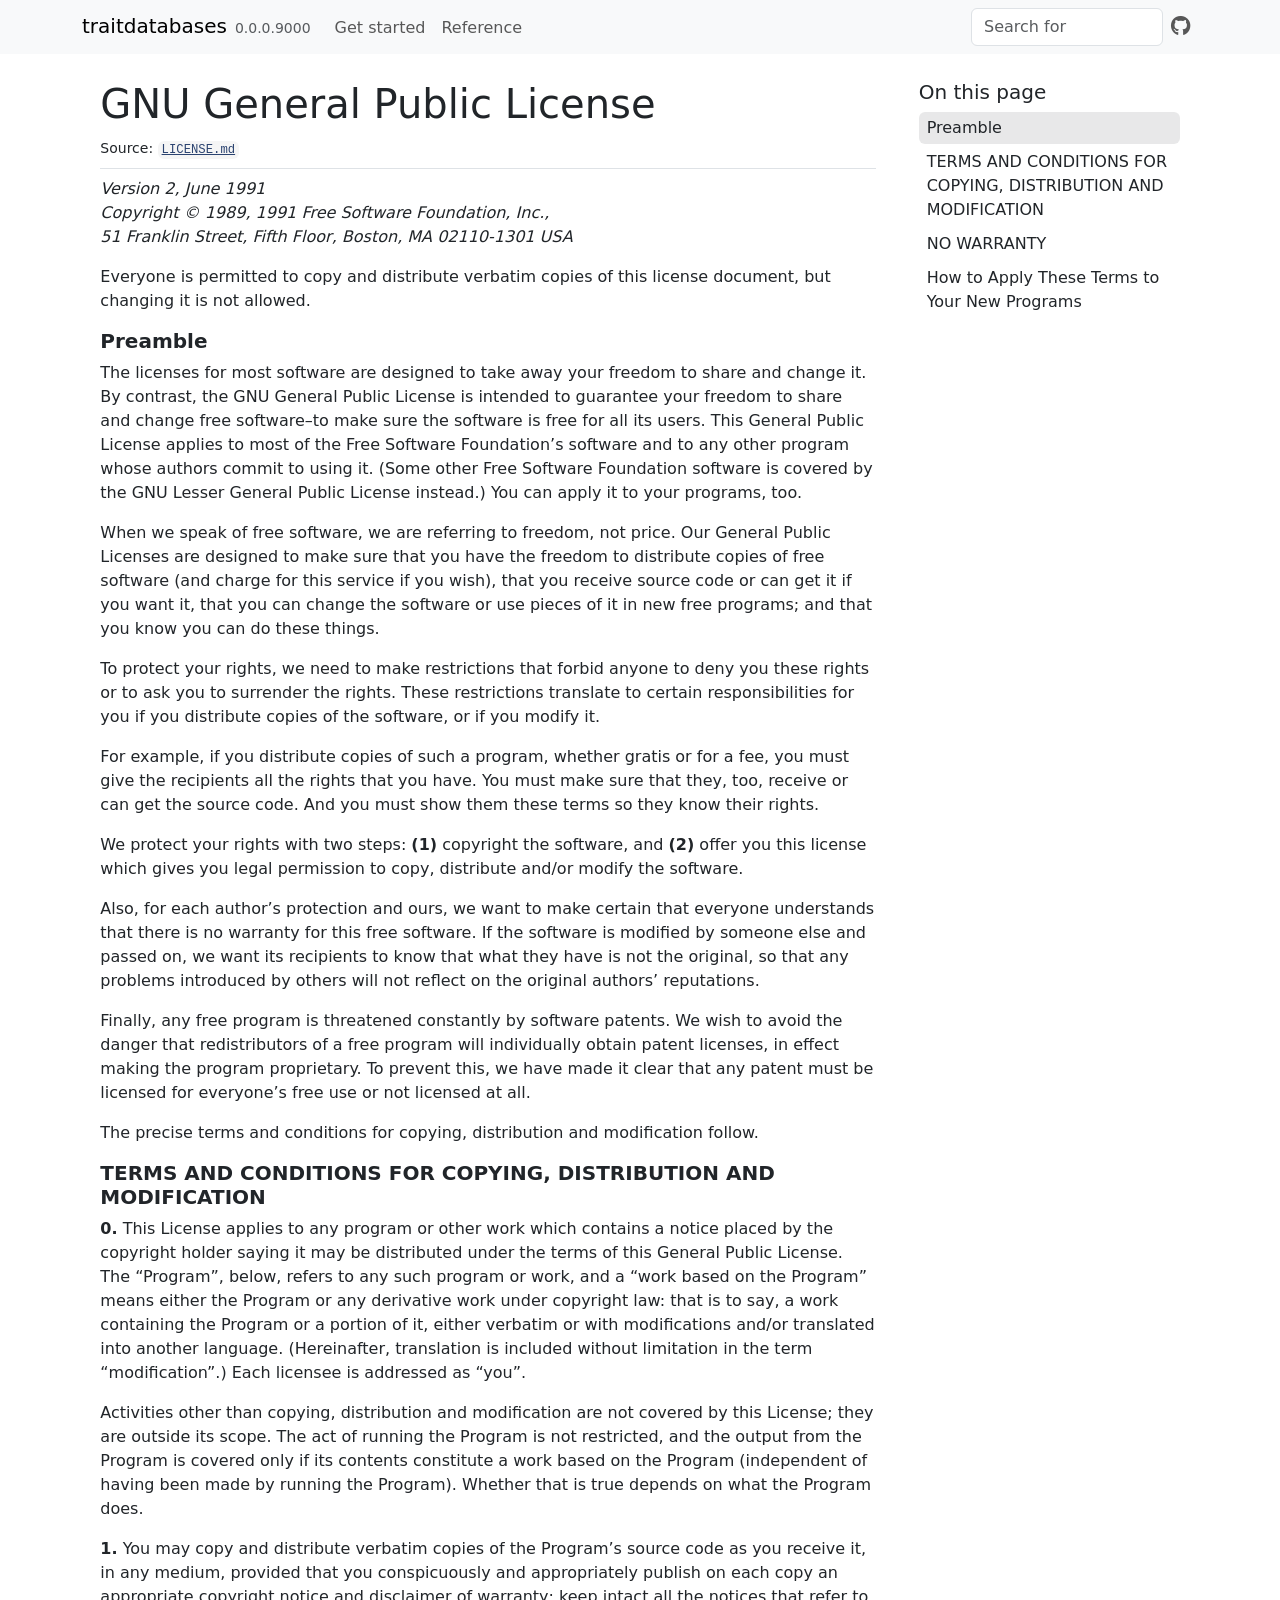
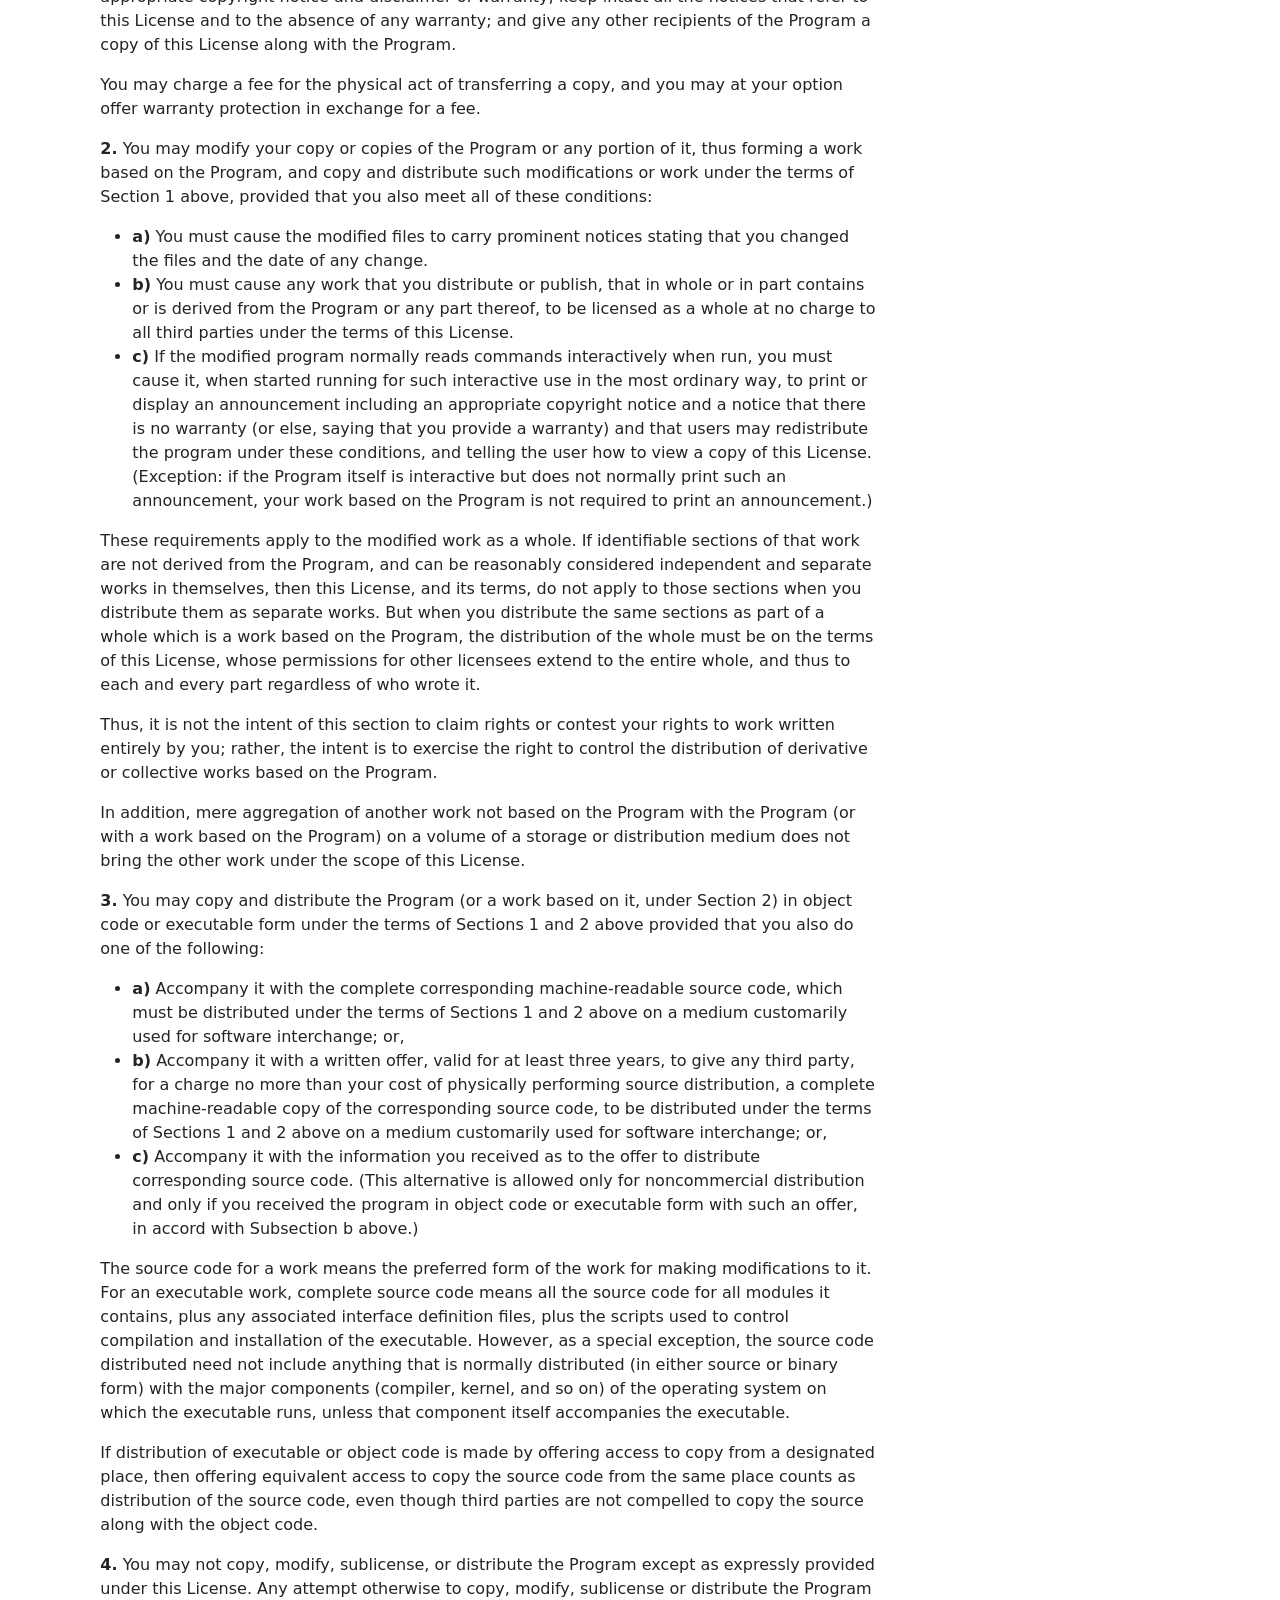
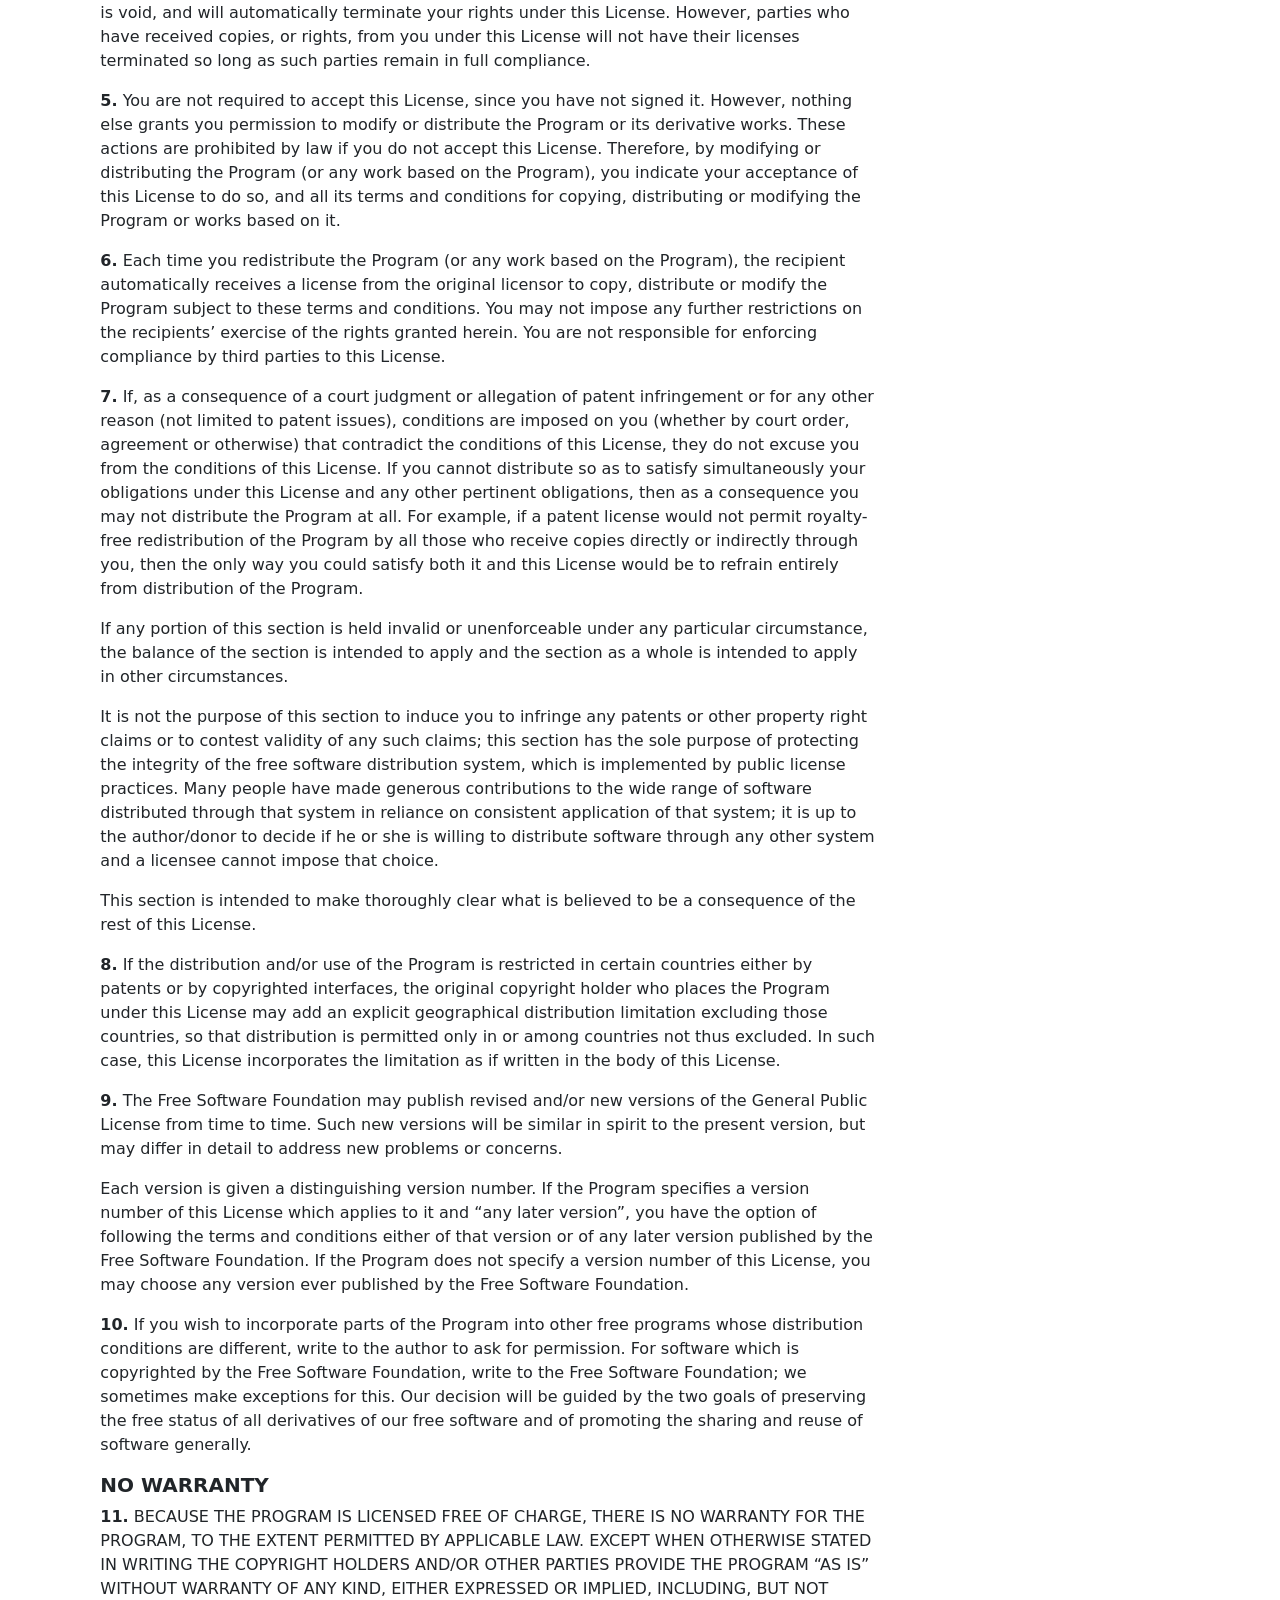
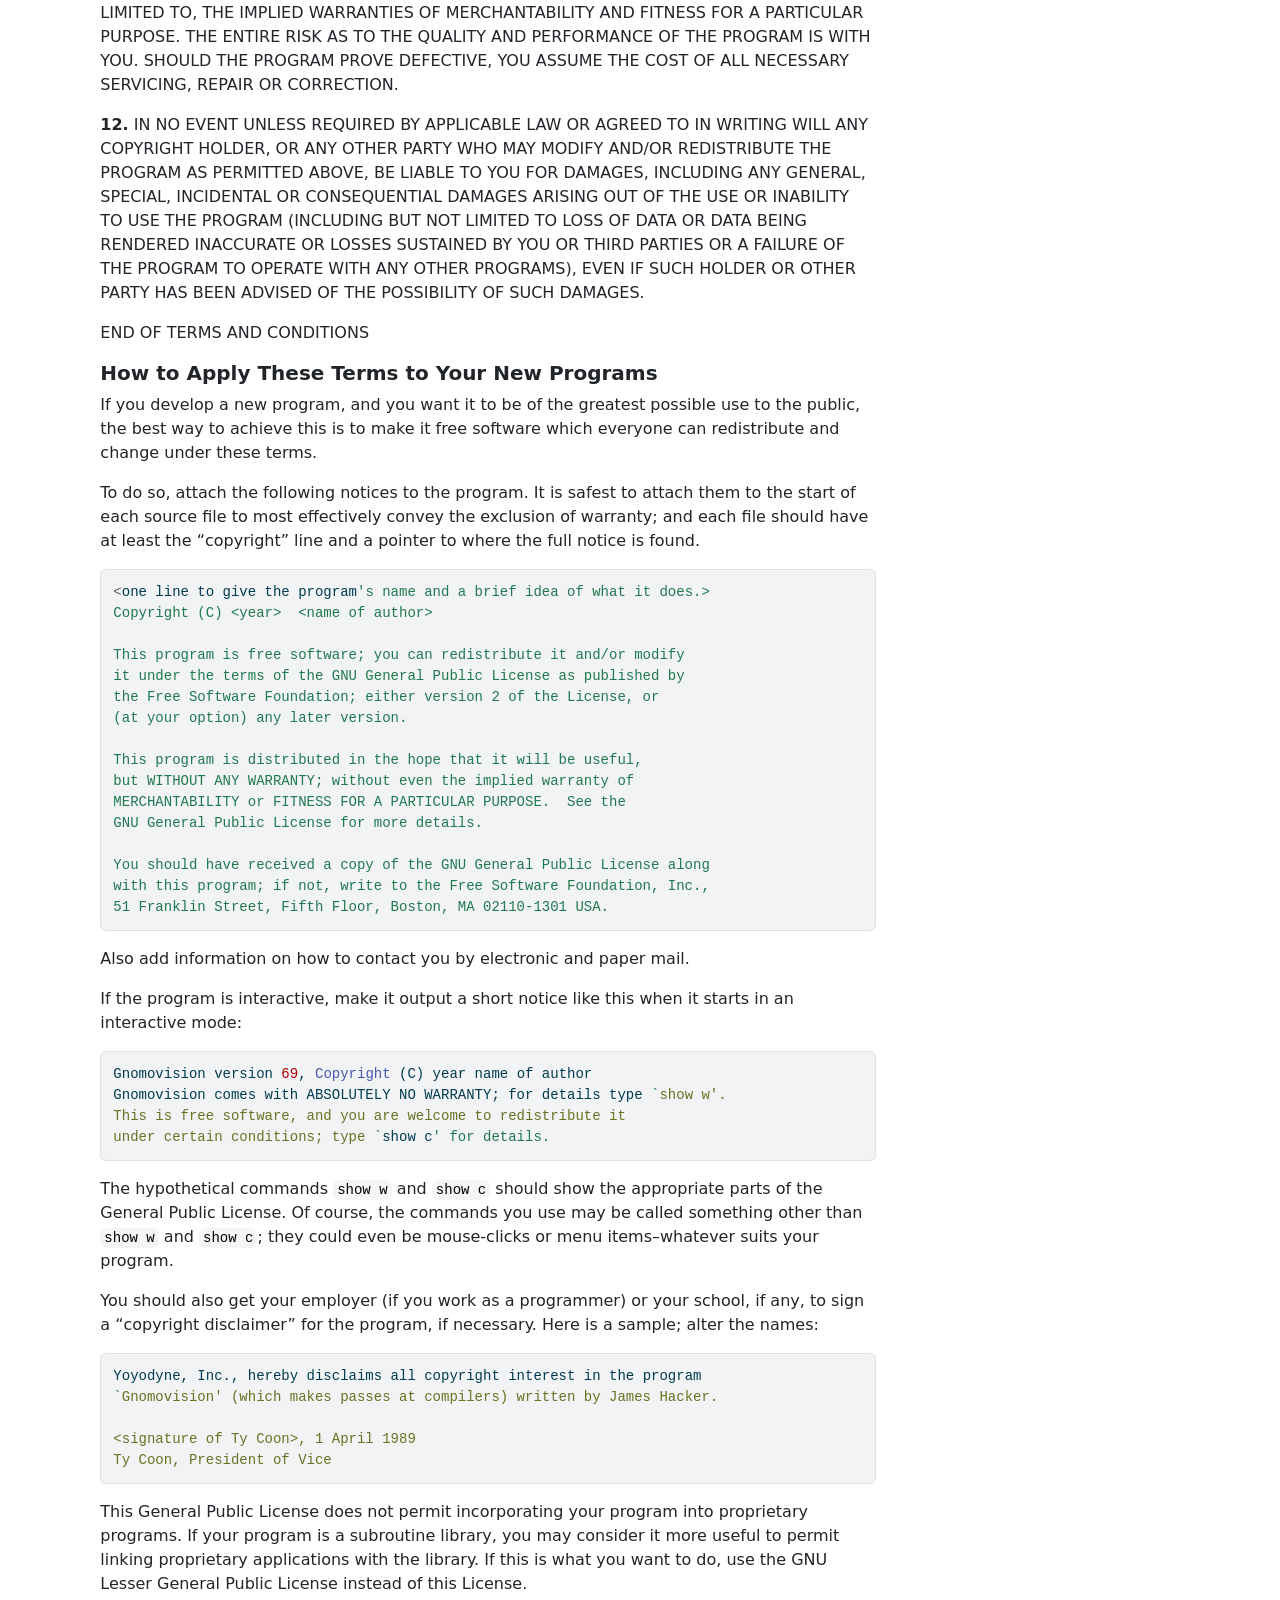
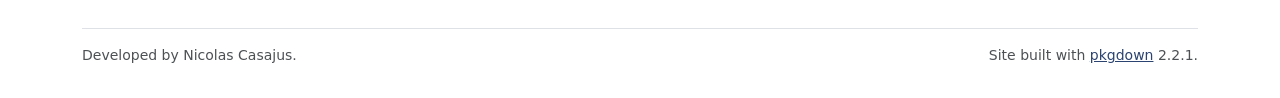
<file: LICENSE.html>
<!DOCTYPE html>
<!-- Generated by pkgdown: do not edit by hand --><html lang="en"><head><meta http-equiv="Content-Type" content="text/html; charset=UTF-8"><meta charset="utf-8"><meta http-equiv="X-UA-Compatible" content="IE=edge"><meta name="viewport" content="width=device-width, initial-scale=1, shrink-to-fit=no"><title>GNU General Public License • traitdatabases</title><script src="deps/jquery-3.6.0/jquery-3.6.0.min.js"></script><meta name="viewport" content="width=device-width, initial-scale=1, shrink-to-fit=no"><link href="deps/bootstrap-5.3.8/bootstrap.min.css" rel="stylesheet"><script src="deps/bootstrap-5.3.8/bootstrap.bundle.min.js"></script><link href="deps/font-awesome-6.5.2/css/all.min.css" rel="stylesheet"><link href="deps/font-awesome-6.5.2/css/v4-shims.min.css" rel="stylesheet"><script src="deps/headroom-0.11.0/headroom.min.js"></script><script src="deps/headroom-0.11.0/jQuery.headroom.min.js"></script><script src="deps/bootstrap-toc-1.0.1/bootstrap-toc.min.js"></script><script src="deps/clipboard.js-2.0.11/clipboard.min.js"></script><script src="deps/search-1.0.0/autocomplete.jquery.min.js"></script><script src="deps/search-1.0.0/fuse.min.js"></script><script src="deps/search-1.0.0/mark.min.js"></script><!-- pkgdown --><script src="pkgdown.js"></script><meta property="og:title" content="GNU General Public License"></head><body>
    <a href="#main" class="visually-hidden-focusable">Skip to contents</a>


    <nav class="navbar navbar-expand-lg fixed-top bg-light" data-bs-theme="light" aria-label="Site navigation"><div class="container">

    <a class="navbar-brand me-2" href="index.html">traitdatabases</a>

    <small class="nav-text text-muted me-auto" data-bs-toggle="tooltip" data-bs-placement="bottom" title="">0.0.0.9000</small>


    <button class="navbar-toggler" type="button" data-bs-toggle="collapse" data-bs-target="#navbar" aria-controls="navbar" aria-expanded="false" aria-label="Toggle navigation">
      <span class="navbar-toggler-icon"></span>
    </button>

    <div id="navbar" class="collapse navbar-collapse ms-3">
      <ul class="navbar-nav me-auto"><li class="nav-item"><a class="nav-link" href="articles/traitdatabases.html">Get started</a></li>
<li class="nav-item"><a class="nav-link" href="reference/index.html">Reference</a></li>
      </ul><ul class="navbar-nav"><li class="nav-item"><form class="form-inline" role="search">
 <input class="form-control" type="search" name="search-input" id="search-input" autocomplete="off" aria-label="Search site" placeholder="Search for" data-search-index="search.json"></form></li>
<li class="nav-item"><a class="external-link nav-link" href="https://github.com/frbcesab/traitdatabases/" aria-label="GitHub"><span class="fa fab fa-github fa-lg"></span></a></li>
      </ul></div>


  </div>
</nav><div class="container template-title-body">
<div class="row">
  <main id="main" class="col-md-9"><div class="page-header">

      <h1>GNU General Public License</h1>
      <small class="dont-index">Source: <a href="https://github.com/frbcesab/traitdatabases/blob/main/LICENSE.md" class="external-link"><code>LICENSE.md</code></a></small>
    </div>

<div id="gnu-general-public-license" class="section level1">

<p><em>Version 2, June 1991</em><br><em>Copyright © 1989, 1991 Free Software Foundation, Inc.,</em><br><em>51 Franklin Street, Fifth Floor, Boston, MA 02110-1301 USA</em></p>
<p>Everyone is permitted to copy and distribute verbatim copies of this license document, but changing it is not allowed.</p>
<div class="section level3">
<h3 id="preamble">Preamble<a class="anchor" aria-label="anchor" href="#preamble"></a></h3>
<p>The licenses for most software are designed to take away your freedom to share and change it. By contrast, the GNU General Public License is intended to guarantee your freedom to share and change free software–to make sure the software is free for all its users. This General Public License applies to most of the Free Software Foundation’s software and to any other program whose authors commit to using it. (Some other Free Software Foundation software is covered by the GNU Lesser General Public License instead.) You can apply it to your programs, too.</p>
<p>When we speak of free software, we are referring to freedom, not price. Our General Public Licenses are designed to make sure that you have the freedom to distribute copies of free software (and charge for this service if you wish), that you receive source code or can get it if you want it, that you can change the software or use pieces of it in new free programs; and that you know you can do these things.</p>
<p>To protect your rights, we need to make restrictions that forbid anyone to deny you these rights or to ask you to surrender the rights. These restrictions translate to certain responsibilities for you if you distribute copies of the software, or if you modify it.</p>
<p>For example, if you distribute copies of such a program, whether gratis or for a fee, you must give the recipients all the rights that you have. You must make sure that they, too, receive or can get the source code. And you must show them these terms so they know their rights.</p>
<p>We protect your rights with two steps: <strong>(1)</strong> copyright the software, and <strong>(2)</strong> offer you this license which gives you legal permission to copy, distribute and/or modify the software.</p>
<p>Also, for each author’s protection and ours, we want to make certain that everyone understands that there is no warranty for this free software. If the software is modified by someone else and passed on, we want its recipients to know that what they have is not the original, so that any problems introduced by others will not reflect on the original authors’ reputations.</p>
<p>Finally, any free program is threatened constantly by software patents. We wish to avoid the danger that redistributors of a free program will individually obtain patent licenses, in effect making the program proprietary. To prevent this, we have made it clear that any patent must be licensed for everyone’s free use or not licensed at all.</p>
<p>The precise terms and conditions for copying, distribution and modification follow.</p>
</div>
<div class="section level3">
<h3 id="terms-and-conditions-for-copying-distribution-and-modification">TERMS AND CONDITIONS FOR COPYING, DISTRIBUTION AND MODIFICATION<a class="anchor" aria-label="anchor" href="#terms-and-conditions-for-copying-distribution-and-modification"></a></h3>
<p><strong>0.</strong> This License applies to any program or other work which contains a notice placed by the copyright holder saying it may be distributed under the terms of this General Public License. The “Program”, below, refers to any such program or work, and a “work based on the Program” means either the Program or any derivative work under copyright law: that is to say, a work containing the Program or a portion of it, either verbatim or with modifications and/or translated into another language. (Hereinafter, translation is included without limitation in the term “modification”.) Each licensee is addressed as “you”.</p>
<p>Activities other than copying, distribution and modification are not covered by this License; they are outside its scope. The act of running the Program is not restricted, and the output from the Program is covered only if its contents constitute a work based on the Program (independent of having been made by running the Program). Whether that is true depends on what the Program does.</p>
<p><strong>1.</strong> You may copy and distribute verbatim copies of the Program’s source code as you receive it, in any medium, provided that you conspicuously and appropriately publish on each copy an appropriate copyright notice and disclaimer of warranty; keep intact all the notices that refer to this License and to the absence of any warranty; and give any other recipients of the Program a copy of this License along with the Program.</p>
<p>You may charge a fee for the physical act of transferring a copy, and you may at your option offer warranty protection in exchange for a fee.</p>
<p><strong>2.</strong> You may modify your copy or copies of the Program or any portion of it, thus forming a work based on the Program, and copy and distribute such modifications or work under the terms of Section 1 above, provided that you also meet all of these conditions:</p>
<ul><li>
<strong>a)</strong> You must cause the modified files to carry prominent notices stating that you changed the files and the date of any change.</li>
<li>
<strong>b)</strong> You must cause any work that you distribute or publish, that in whole or in part contains or is derived from the Program or any part thereof, to be licensed as a whole at no charge to all third parties under the terms of this License.</li>
<li>
<strong>c)</strong> If the modified program normally reads commands interactively when run, you must cause it, when started running for such interactive use in the most ordinary way, to print or display an announcement including an appropriate copyright notice and a notice that there is no warranty (or else, saying that you provide a warranty) and that users may redistribute the program under these conditions, and telling the user how to view a copy of this License. (Exception: if the Program itself is interactive but does not normally print such an announcement, your work based on the Program is not required to print an announcement.)</li>
</ul><p>These requirements apply to the modified work as a whole. If identifiable sections of that work are not derived from the Program, and can be reasonably considered independent and separate works in themselves, then this License, and its terms, do not apply to those sections when you distribute them as separate works. But when you distribute the same sections as part of a whole which is a work based on the Program, the distribution of the whole must be on the terms of this License, whose permissions for other licensees extend to the entire whole, and thus to each and every part regardless of who wrote it.</p>
<p>Thus, it is not the intent of this section to claim rights or contest your rights to work written entirely by you; rather, the intent is to exercise the right to control the distribution of derivative or collective works based on the Program.</p>
<p>In addition, mere aggregation of another work not based on the Program with the Program (or with a work based on the Program) on a volume of a storage or distribution medium does not bring the other work under the scope of this License.</p>
<p><strong>3.</strong> You may copy and distribute the Program (or a work based on it, under Section 2) in object code or executable form under the terms of Sections 1 and 2 above provided that you also do one of the following:</p>
<ul><li>
<strong>a)</strong> Accompany it with the complete corresponding machine-readable source code, which must be distributed under the terms of Sections 1 and 2 above on a medium customarily used for software interchange; or,</li>
<li>
<strong>b)</strong> Accompany it with a written offer, valid for at least three years, to give any third party, for a charge no more than your cost of physically performing source distribution, a complete machine-readable copy of the corresponding source code, to be distributed under the terms of Sections 1 and 2 above on a medium customarily used for software interchange; or,</li>
<li>
<strong>c)</strong> Accompany it with the information you received as to the offer to distribute corresponding source code. (This alternative is allowed only for noncommercial distribution and only if you received the program in object code or executable form with such an offer, in accord with Subsection b above.)</li>
</ul><p>The source code for a work means the preferred form of the work for making modifications to it. For an executable work, complete source code means all the source code for all modules it contains, plus any associated interface definition files, plus the scripts used to control compilation and installation of the executable. However, as a special exception, the source code distributed need not include anything that is normally distributed (in either source or binary form) with the major components (compiler, kernel, and so on) of the operating system on which the executable runs, unless that component itself accompanies the executable.</p>
<p>If distribution of executable or object code is made by offering access to copy from a designated place, then offering equivalent access to copy the source code from the same place counts as distribution of the source code, even though third parties are not compelled to copy the source along with the object code.</p>
<p><strong>4.</strong> You may not copy, modify, sublicense, or distribute the Program except as expressly provided under this License. Any attempt otherwise to copy, modify, sublicense or distribute the Program is void, and will automatically terminate your rights under this License. However, parties who have received copies, or rights, from you under this License will not have their licenses terminated so long as such parties remain in full compliance.</p>
<p><strong>5.</strong> You are not required to accept this License, since you have not signed it. However, nothing else grants you permission to modify or distribute the Program or its derivative works. These actions are prohibited by law if you do not accept this License. Therefore, by modifying or distributing the Program (or any work based on the Program), you indicate your acceptance of this License to do so, and all its terms and conditions for copying, distributing or modifying the Program or works based on it.</p>
<p><strong>6.</strong> Each time you redistribute the Program (or any work based on the Program), the recipient automatically receives a license from the original licensor to copy, distribute or modify the Program subject to these terms and conditions. You may not impose any further restrictions on the recipients’ exercise of the rights granted herein. You are not responsible for enforcing compliance by third parties to this License.</p>
<p><strong>7.</strong> If, as a consequence of a court judgment or allegation of patent infringement or for any other reason (not limited to patent issues), conditions are imposed on you (whether by court order, agreement or otherwise) that contradict the conditions of this License, they do not excuse you from the conditions of this License. If you cannot distribute so as to satisfy simultaneously your obligations under this License and any other pertinent obligations, then as a consequence you may not distribute the Program at all. For example, if a patent license would not permit royalty-free redistribution of the Program by all those who receive copies directly or indirectly through you, then the only way you could satisfy both it and this License would be to refrain entirely from distribution of the Program.</p>
<p>If any portion of this section is held invalid or unenforceable under any particular circumstance, the balance of the section is intended to apply and the section as a whole is intended to apply in other circumstances.</p>
<p>It is not the purpose of this section to induce you to infringe any patents or other property right claims or to contest validity of any such claims; this section has the sole purpose of protecting the integrity of the free software distribution system, which is implemented by public license practices. Many people have made generous contributions to the wide range of software distributed through that system in reliance on consistent application of that system; it is up to the author/donor to decide if he or she is willing to distribute software through any other system and a licensee cannot impose that choice.</p>
<p>This section is intended to make thoroughly clear what is believed to be a consequence of the rest of this License.</p>
<p><strong>8.</strong> If the distribution and/or use of the Program is restricted in certain countries either by patents or by copyrighted interfaces, the original copyright holder who places the Program under this License may add an explicit geographical distribution limitation excluding those countries, so that distribution is permitted only in or among countries not thus excluded. In such case, this License incorporates the limitation as if written in the body of this License.</p>
<p><strong>9.</strong> The Free Software Foundation may publish revised and/or new versions of the General Public License from time to time. Such new versions will be similar in spirit to the present version, but may differ in detail to address new problems or concerns.</p>
<p>Each version is given a distinguishing version number. If the Program specifies a version number of this License which applies to it and “any later version”, you have the option of following the terms and conditions either of that version or of any later version published by the Free Software Foundation. If the Program does not specify a version number of this License, you may choose any version ever published by the Free Software Foundation.</p>
<p><strong>10.</strong> If you wish to incorporate parts of the Program into other free programs whose distribution conditions are different, write to the author to ask for permission. For software which is copyrighted by the Free Software Foundation, write to the Free Software Foundation; we sometimes make exceptions for this. Our decision will be guided by the two goals of preserving the free status of all derivatives of our free software and of promoting the sharing and reuse of software generally.</p>
</div>
<div class="section level3">
<h3 id="no-warranty">NO WARRANTY<a class="anchor" aria-label="anchor" href="#no-warranty"></a></h3>
<p><strong>11.</strong> BECAUSE THE PROGRAM IS LICENSED FREE OF CHARGE, THERE IS NO WARRANTY FOR THE PROGRAM, TO THE EXTENT PERMITTED BY APPLICABLE LAW. EXCEPT WHEN OTHERWISE STATED IN WRITING THE COPYRIGHT HOLDERS AND/OR OTHER PARTIES PROVIDE THE PROGRAM “AS IS” WITHOUT WARRANTY OF ANY KIND, EITHER EXPRESSED OR IMPLIED, INCLUDING, BUT NOT LIMITED TO, THE IMPLIED WARRANTIES OF MERCHANTABILITY AND FITNESS FOR A PARTICULAR PURPOSE. THE ENTIRE RISK AS TO THE QUALITY AND PERFORMANCE OF THE PROGRAM IS WITH YOU. SHOULD THE PROGRAM PROVE DEFECTIVE, YOU ASSUME THE COST OF ALL NECESSARY SERVICING, REPAIR OR CORRECTION.</p>
<p><strong>12.</strong> IN NO EVENT UNLESS REQUIRED BY APPLICABLE LAW OR AGREED TO IN WRITING WILL ANY COPYRIGHT HOLDER, OR ANY OTHER PARTY WHO MAY MODIFY AND/OR REDISTRIBUTE THE PROGRAM AS PERMITTED ABOVE, BE LIABLE TO YOU FOR DAMAGES, INCLUDING ANY GENERAL, SPECIAL, INCIDENTAL OR CONSEQUENTIAL DAMAGES ARISING OUT OF THE USE OR INABILITY TO USE THE PROGRAM (INCLUDING BUT NOT LIMITED TO LOSS OF DATA OR DATA BEING RENDERED INACCURATE OR LOSSES SUSTAINED BY YOU OR THIRD PARTIES OR A FAILURE OF THE PROGRAM TO OPERATE WITH ANY OTHER PROGRAMS), EVEN IF SUCH HOLDER OR OTHER PARTY HAS BEEN ADVISED OF THE POSSIBILITY OF SUCH DAMAGES.</p>
<p>END OF TERMS AND CONDITIONS</p>
</div>
<div class="section level3">
<h3 id="how-to-apply-these-terms-to-your-new-programs">How to Apply These Terms to Your New Programs<a class="anchor" aria-label="anchor" href="#how-to-apply-these-terms-to-your-new-programs"></a></h3>
<p>If you develop a new program, and you want it to be of the greatest possible use to the public, the best way to achieve this is to make it free software which everyone can redistribute and change under these terms.</p>
<p>To do so, attach the following notices to the program. It is safest to attach them to the start of each source file to most effectively convey the exclusion of warranty; and each file should have at least the “copyright” line and a pointer to where the full notice is found.</p>
<div class="sourceCode" id="cb1"><pre class="sourceCode R"><code class="sourceCode r"><span id="cb1-1"><a href="#cb1-1" tabindex="-1"></a><span class="sc">&lt;</span>one line to give the program<span class="st">'s name and a brief idea of what it does.&gt;</span></span>
<span id="cb1-2"><a href="#cb1-2" tabindex="-1"></a><span class="st">Copyright (C) &lt;year&gt;  &lt;name of author&gt;</span></span>
<span id="cb1-3"><a href="#cb1-3" tabindex="-1"></a></span>
<span id="cb1-4"><a href="#cb1-4" tabindex="-1"></a><span class="st">This program is free software; you can redistribute it and/or modify</span></span>
<span id="cb1-5"><a href="#cb1-5" tabindex="-1"></a><span class="st">it under the terms of the GNU General Public License as published by</span></span>
<span id="cb1-6"><a href="#cb1-6" tabindex="-1"></a><span class="st">the Free Software Foundation; either version 2 of the License, or</span></span>
<span id="cb1-7"><a href="#cb1-7" tabindex="-1"></a><span class="st">(at your option) any later version.</span></span>
<span id="cb1-8"><a href="#cb1-8" tabindex="-1"></a></span>
<span id="cb1-9"><a href="#cb1-9" tabindex="-1"></a><span class="st">This program is distributed in the hope that it will be useful,</span></span>
<span id="cb1-10"><a href="#cb1-10" tabindex="-1"></a><span class="st">but WITHOUT ANY WARRANTY; without even the implied warranty of</span></span>
<span id="cb1-11"><a href="#cb1-11" tabindex="-1"></a><span class="st">MERCHANTABILITY or FITNESS FOR A PARTICULAR PURPOSE.  See the</span></span>
<span id="cb1-12"><a href="#cb1-12" tabindex="-1"></a><span class="st">GNU General Public License for more details.</span></span>
<span id="cb1-13"><a href="#cb1-13" tabindex="-1"></a></span>
<span id="cb1-14"><a href="#cb1-14" tabindex="-1"></a><span class="st">You should have received a copy of the GNU General Public License along</span></span>
<span id="cb1-15"><a href="#cb1-15" tabindex="-1"></a><span class="st">with this program; if not, write to the Free Software Foundation, Inc.,</span></span>
<span id="cb1-16"><a href="#cb1-16" tabindex="-1"></a><span class="st">51 Franklin Street, Fifth Floor, Boston, MA 02110-1301 USA.</span></span></code></pre></div>
<p>Also add information on how to contact you by electronic and paper mail.</p>
<p>If the program is interactive, make it output a short notice like this when it starts in an interactive mode:</p>
<div class="sourceCode" id="cb2"><pre class="sourceCode R"><code class="sourceCode r"><span id="cb2-1"><a href="#cb2-1" tabindex="-1"></a>Gnomovision version <span class="dv">69</span>, <span class="fu">Copyright</span> (C) year name of author</span>
<span id="cb2-2"><a href="#cb2-2" tabindex="-1"></a>Gnomovision comes with ABSOLUTELY NO WARRANTY; <span class="cf">for</span> details type <span class="st">`</span><span class="at">show w'.</span></span>
<span id="cb2-3"><a href="#cb2-3" tabindex="-1"></a><span class="at">This is free software, and you are welcome to redistribute it</span></span>
<span id="cb2-4"><a href="#cb2-4" tabindex="-1"></a><span class="at">under certain conditions; type </span><span class="st">`</span>show c<span class="st">' for details.</span></span></code></pre></div>
<p>The hypothetical commands <code>show w</code> and <code>show c</code> should show the appropriate parts of the General Public License. Of course, the commands you use may be called something other than <code>show w</code> and <code>show c</code>; they could even be mouse-clicks or menu items–whatever suits your program.</p>
<p>You should also get your employer (if you work as a programmer) or your school, if any, to sign a “copyright disclaimer” for the program, if necessary. Here is a sample; alter the names:</p>
<div class="sourceCode" id="cb3"><pre class="sourceCode R"><code class="sourceCode r"><span id="cb3-1"><a href="#cb3-1" tabindex="-1"></a>Yoyodyne, Inc., hereby disclaims all copyright interest <span class="cf">in</span> the program</span>
<span id="cb3-2"><a href="#cb3-2" tabindex="-1"></a><span class="st">`</span><span class="at">Gnomovision' (which makes passes at compilers) written by James Hacker.</span></span>
<span id="cb3-3"><a href="#cb3-3" tabindex="-1"></a></span>
<span id="cb3-4"><a href="#cb3-4" tabindex="-1"></a><span class="at">&lt;signature of Ty Coon&gt;, 1 April 1989</span></span>
<span id="cb3-5"><a href="#cb3-5" tabindex="-1"></a><span class="at">Ty Coon, President of Vice</span></span></code></pre></div>
<p>This General Public License does not permit incorporating your program into proprietary programs. If your program is a subroutine library, you may consider it more useful to permit linking proprietary applications with the library. If this is what you want to do, use the GNU Lesser General Public License instead of this License.</p>
</div>
</div>

  </main><aside class="col-md-3"><nav id="toc" aria-label="Table of contents"><h2>On this page</h2>
    </nav></aside></div>


    <footer><div class="pkgdown-footer-left">
  <p>Developed by Nicolas Casajus.</p>
</div>

<div class="pkgdown-footer-right">
  <p>Site built with <a href="https://pkgdown.r-lib.org/" class="external-link">pkgdown</a> 2.2.1.</p>
</div>

    </footer></div>





  </body></html>
</file>
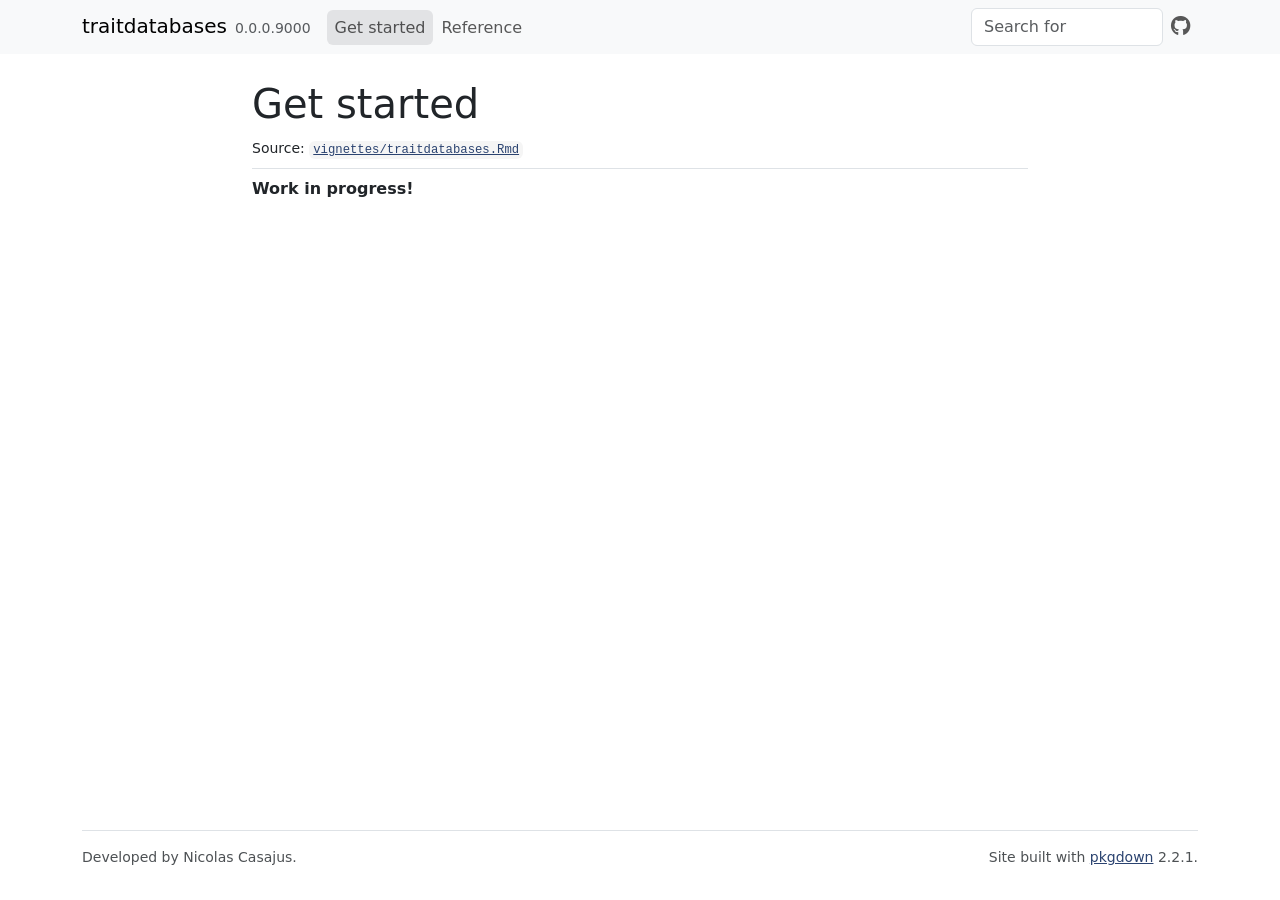
<file: articles/traitdatabases.html>
<!DOCTYPE html>
<!-- Generated by pkgdown: do not edit by hand --><html lang="en">
<head>
<meta http-equiv="Content-Type" content="text/html; charset=UTF-8">
<meta charset="utf-8">
<meta http-equiv="X-UA-Compatible" content="IE=edge">
<meta name="viewport" content="width=device-width, initial-scale=1, shrink-to-fit=no">
<title>Get started • traitdatabases</title>
<script src="../deps/jquery-3.6.0/jquery-3.6.0.min.js"></script><meta name="viewport" content="width=device-width, initial-scale=1, shrink-to-fit=no">
<link href="../deps/bootstrap-5.3.8/bootstrap.min.css" rel="stylesheet">
<script src="../deps/bootstrap-5.3.8/bootstrap.bundle.min.js"></script><link href="../deps/font-awesome-6.5.2/css/all.min.css" rel="stylesheet">
<link href="../deps/font-awesome-6.5.2/css/v4-shims.min.css" rel="stylesheet">
<script src="../deps/headroom-0.11.0/headroom.min.js"></script><script src="../deps/headroom-0.11.0/jQuery.headroom.min.js"></script><script src="../deps/bootstrap-toc-1.0.1/bootstrap-toc.min.js"></script><script src="../deps/clipboard.js-2.0.11/clipboard.min.js"></script><script src="../deps/search-1.0.0/autocomplete.jquery.min.js"></script><script src="../deps/search-1.0.0/fuse.min.js"></script><script src="../deps/search-1.0.0/mark.min.js"></script><!-- pkgdown --><script src="../pkgdown.js"></script><meta property="og:title" content="Get started">
</head>
<body>
    <a href="#main" class="visually-hidden-focusable">Skip to contents</a>


    <nav class="navbar navbar-expand-lg fixed-top bg-light" data-bs-theme="light" aria-label="Site navigation"><div class="container">

    <a class="navbar-brand me-2" href="../index.html">traitdatabases</a>

    <small class="nav-text text-muted me-auto" data-bs-toggle="tooltip" data-bs-placement="bottom" title="">0.0.0.9000</small>


    <button class="navbar-toggler" type="button" data-bs-toggle="collapse" data-bs-target="#navbar" aria-controls="navbar" aria-expanded="false" aria-label="Toggle navigation">
      <span class="navbar-toggler-icon"></span>
    </button>

    <div id="navbar" class="collapse navbar-collapse ms-3">
      <ul class="navbar-nav me-auto">
<li class="active nav-item"><a class="nav-link" href="../articles/traitdatabases.html">Get started</a></li>
<li class="nav-item"><a class="nav-link" href="../reference/index.html">Reference</a></li>
      </ul>
<ul class="navbar-nav">
<li class="nav-item"><form class="form-inline" role="search">
 <input class="form-control" type="search" name="search-input" id="search-input" autocomplete="off" aria-label="Search site" placeholder="Search for" data-search-index="../search.json">
</form></li>
<li class="nav-item"><a class="external-link nav-link" href="https://github.com/frbcesab/traitdatabases/" aria-label="GitHub"><span class="fa fab fa-github fa-lg"></span></a></li>
      </ul>
</div>


  </div>
</nav><div class="container template-article">




<div class="row">
  <main id="main" class="col-md-9"><div class="page-header">

      <h1>Get started</h1>
            
      
      <small class="dont-index">Source: <a href="https://github.com/frbcesab/traitdatabases/blob/main/vignettes/traitdatabases.Rmd" class="external-link"><code>vignettes/traitdatabases.Rmd</code></a></small>
      <div class="d-none name"><code>traitdatabases.Rmd</code></div>
    </div>

    
    
<p><strong>Work in progress!</strong></p>
  </main>
</div>



    <footer><div class="pkgdown-footer-left">
  <p>Developed by Nicolas Casajus.</p>
</div>

<div class="pkgdown-footer-right">
  <p>Site built with <a href="https://pkgdown.r-lib.org/" class="external-link">pkgdown</a> 2.2.1.</p>
</div>

    </footer>
</div>





  </body>
</html>
</file>
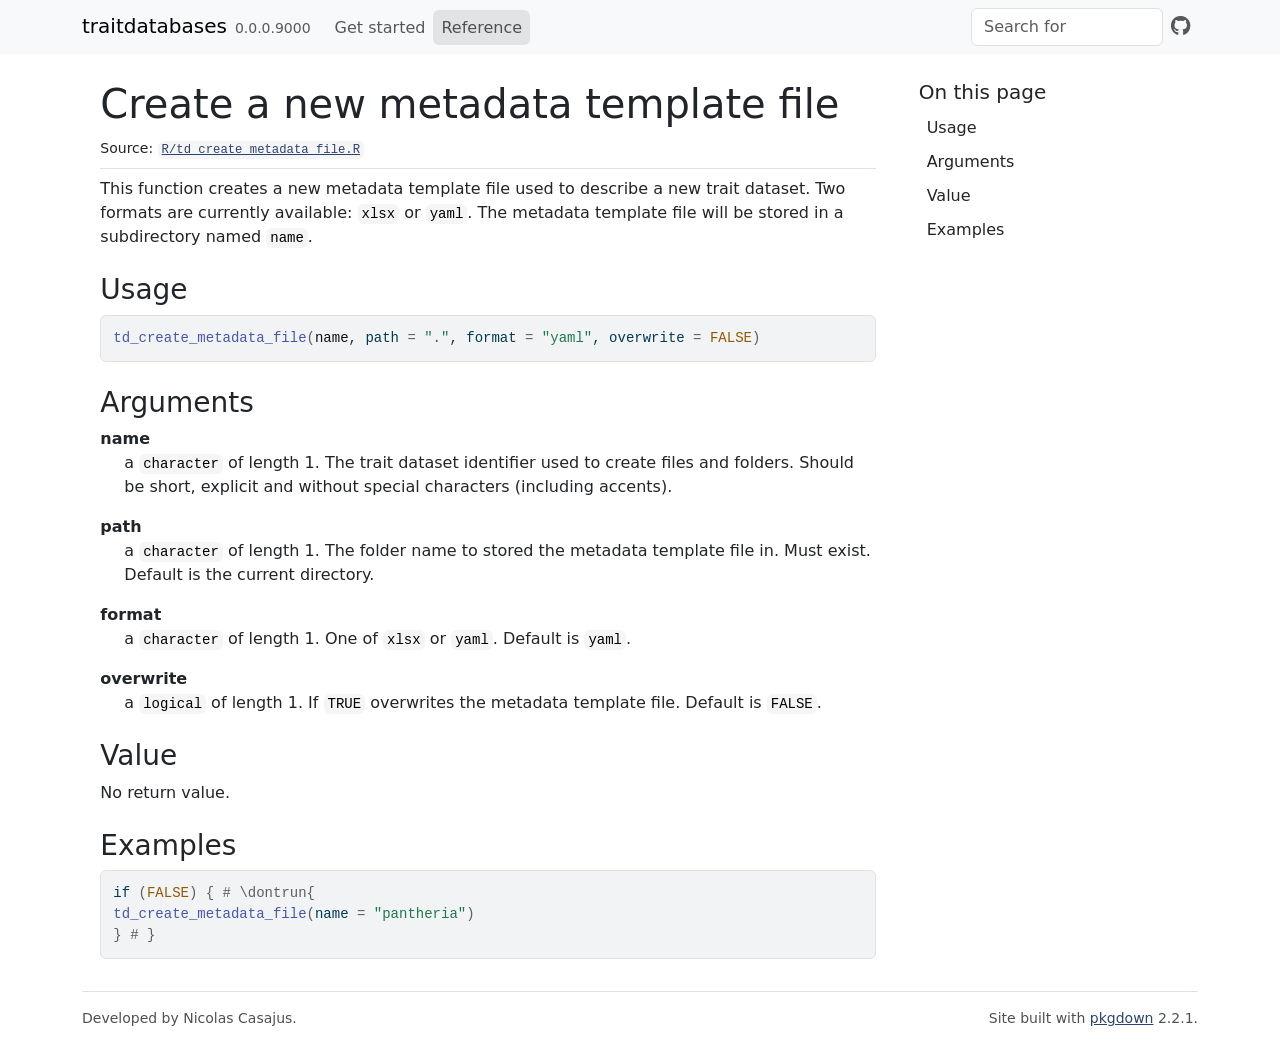
<file: reference/td_create_metadata_file.html>
<!DOCTYPE html>
<!-- Generated by pkgdown: do not edit by hand --><html lang="en"><head><meta http-equiv="Content-Type" content="text/html; charset=UTF-8"><meta charset="utf-8"><meta http-equiv="X-UA-Compatible" content="IE=edge"><meta name="viewport" content="width=device-width, initial-scale=1, shrink-to-fit=no"><title>Create a new metadata template file — td_create_metadata_file • traitdatabases</title><script src="../deps/jquery-3.6.0/jquery-3.6.0.min.js"></script><meta name="viewport" content="width=device-width, initial-scale=1, shrink-to-fit=no"><link href="../deps/bootstrap-5.3.8/bootstrap.min.css" rel="stylesheet"><script src="../deps/bootstrap-5.3.8/bootstrap.bundle.min.js"></script><link href="../deps/font-awesome-6.5.2/css/all.min.css" rel="stylesheet"><link href="../deps/font-awesome-6.5.2/css/v4-shims.min.css" rel="stylesheet"><script src="../deps/headroom-0.11.0/headroom.min.js"></script><script src="../deps/headroom-0.11.0/jQuery.headroom.min.js"></script><script src="../deps/bootstrap-toc-1.0.1/bootstrap-toc.min.js"></script><script src="../deps/clipboard.js-2.0.11/clipboard.min.js"></script><script src="../deps/search-1.0.0/autocomplete.jquery.min.js"></script><script src="../deps/search-1.0.0/fuse.min.js"></script><script src="../deps/search-1.0.0/mark.min.js"></script><!-- pkgdown --><script src="../pkgdown.js"></script><meta property="og:title" content="Create a new metadata template file — td_create_metadata_file"><meta name="description" content="This function creates a new metadata template file used to describe a new
trait dataset. Two formats are currently available: xlsx or yaml. The
metadata template file will be stored in a subdirectory named name."><meta property="og:description" content="This function creates a new metadata template file used to describe a new
trait dataset. Two formats are currently available: xlsx or yaml. The
metadata template file will be stored in a subdirectory named name."></head><body>
    <a href="#main" class="visually-hidden-focusable">Skip to contents</a>


    <nav class="navbar navbar-expand-lg fixed-top bg-light" data-bs-theme="light" aria-label="Site navigation"><div class="container">

    <a class="navbar-brand me-2" href="../index.html">traitdatabases</a>

    <small class="nav-text text-muted me-auto" data-bs-toggle="tooltip" data-bs-placement="bottom" title="">0.0.0.9000</small>


    <button class="navbar-toggler" type="button" data-bs-toggle="collapse" data-bs-target="#navbar" aria-controls="navbar" aria-expanded="false" aria-label="Toggle navigation">
      <span class="navbar-toggler-icon"></span>
    </button>

    <div id="navbar" class="collapse navbar-collapse ms-3">
      <ul class="navbar-nav me-auto"><li class="nav-item"><a class="nav-link" href="../articles/traitdatabases.html">Get started</a></li>
<li class="active nav-item"><a class="nav-link" href="../reference/index.html">Reference</a></li>
      </ul><ul class="navbar-nav"><li class="nav-item"><form class="form-inline" role="search">
 <input class="form-control" type="search" name="search-input" id="search-input" autocomplete="off" aria-label="Search site" placeholder="Search for" data-search-index="../search.json"></form></li>
<li class="nav-item"><a class="external-link nav-link" href="https://github.com/frbcesab/traitdatabases/" aria-label="GitHub"><span class="fa fab fa-github fa-lg"></span></a></li>
      </ul></div>


  </div>
</nav><div class="container template-reference-topic">
<div class="row">
  <main id="main" class="col-md-9"><div class="page-header">

      <h1>Create a new metadata template file</h1>
      <small class="dont-index">Source: <a href="https://github.com/frbcesab/traitdatabases/blob/main/R/td_create_metadata_file.R" class="external-link"><code>R/td_create_metadata_file.R</code></a></small>
      <div class="d-none name"><code>td_create_metadata_file.Rd</code></div>
    </div>

    <div class="ref-description section level2">
    <p>This function creates a new metadata template file used to describe a new
trait dataset. Two formats are currently available: <code>xlsx</code> or <code>yaml</code>. The
metadata template file will be stored in a subdirectory named <code>name</code>.</p>
    </div>

    <div class="section level2">
    <h2 id="ref-usage">Usage<a class="anchor" aria-label="anchor" href="#ref-usage"></a></h2>
    <div class="sourceCode"><pre class="sourceCode r"><code><span><span class="fu">td_create_metadata_file</span><span class="op">(</span><span class="va">name</span>, path <span class="op">=</span> <span class="st">"."</span>, format <span class="op">=</span> <span class="st">"yaml"</span>, overwrite <span class="op">=</span> <span class="cn">FALSE</span><span class="op">)</span></span></code></pre></div>
    </div>

    <div class="section level2">
    <h2 id="arguments">Arguments<a class="anchor" aria-label="anchor" href="#arguments"></a></h2>


<dl><dt id="arg-name">name<a class="anchor" aria-label="anchor" href="#arg-name"></a></dt>
<dd><p>a <code>character</code> of length 1. The trait dataset identifier used to
create files and folders. Should be short, explicit and without special
characters (including accents).</p></dd>


<dt id="arg-path">path<a class="anchor" aria-label="anchor" href="#arg-path"></a></dt>
<dd><p>a <code>character</code> of length 1. The folder name to stored the
metadata template file in. Must exist.
Default is the current directory.</p></dd>


<dt id="arg-format">format<a class="anchor" aria-label="anchor" href="#arg-format"></a></dt>
<dd><p>a <code>character</code> of length 1. One of <code>xlsx</code> or <code>yaml</code>.
Default is <code>yaml</code>.</p></dd>


<dt id="arg-overwrite">overwrite<a class="anchor" aria-label="anchor" href="#arg-overwrite"></a></dt>
<dd><p>a <code>logical</code> of length 1. If <code>TRUE</code> overwrites the metadata
template file.
Default is <code>FALSE</code>.</p></dd>

</dl></div>
    <div class="section level2">
    <h2 id="value">Value<a class="anchor" aria-label="anchor" href="#value"></a></h2>
    <p>No return value.</p>
    </div>

    <div class="section level2">
    <h2 id="ref-examples">Examples<a class="anchor" aria-label="anchor" href="#ref-examples"></a></h2>
    <div class="sourceCode"><pre class="sourceCode r"><code><span class="r-in"><span><span class="kw">if</span> <span class="op">(</span><span class="cn">FALSE</span><span class="op">)</span> <span class="op">{</span> <span class="co"># \dontrun{</span></span></span>
<span class="r-in"><span><span class="fu">td_create_metadata_file</span><span class="op">(</span>name <span class="op">=</span> <span class="st">"pantheria"</span><span class="op">)</span></span></span>
<span class="r-in"><span><span class="op">}</span> <span class="co"># }</span></span></span>
</code></pre></div>
    </div>
  </main><aside class="col-md-3"><nav id="toc" aria-label="Table of contents"><h2>On this page</h2>
    </nav></aside></div>


    <footer><div class="pkgdown-footer-left">
  <p>Developed by Nicolas Casajus.</p>
</div>

<div class="pkgdown-footer-right">
  <p>Site built with <a href="https://pkgdown.r-lib.org/" class="external-link">pkgdown</a> 2.2.1.</p>
</div>

    </footer></div>





  </body></html>
</file>
<file: deps/font-awesome-6.5.2/css/v4-shims.min.css>
/*!
 * Font Awesome Free 6.5.2 by @fontawesome - https://fontawesome.com
 * License - https://fontawesome.com/license/free (Icons: CC BY 4.0, Fonts: SIL OFL 1.1, Code: MIT License)
 * Copyright 2024 Fonticons, Inc.
 */
.fa.fa-glass:before{content:"\f000"}.fa.fa-envelope-o{font-family:"Font Awesome 6 Free";font-weight:400}.fa.fa-envelope-o:before{content:"\f0e0"}.fa.fa-star-o{font-family:"Font Awesome 6 Free";font-weight:400}.fa.fa-star-o:before{content:"\f005"}.fa.fa-close:before,.fa.fa-remove:before{content:"\f00d"}.fa.fa-gear:before{content:"\f013"}.fa.fa-trash-o{font-family:"Font Awesome 6 Free";font-weight:400}.fa.fa-trash-o:before{content:"\f2ed"}.fa.fa-home:before{content:"\f015"}.fa.fa-file-o{font-family:"Font Awesome 6 Free";font-weight:400}.fa.fa-file-o:before{content:"\f15b"}.fa.fa-clock-o{font-family:"Font Awesome 6 Free";font-weight:400}.fa.fa-clock-o:before{content:"\f017"}.fa.fa-arrow-circle-o-down{font-family:"Font Awesome 6 Free";font-weight:400}.fa.fa-arrow-circle-o-down:before{content:"\f358"}.fa.fa-arrow-circle-o-up{font-family:"Font Awesome 6 Free";font-weight:400}.fa.fa-arrow-circle-o-up:before{content:"\f35b"}.fa.fa-play-circle-o{font-family:"Font Awesome 6 Free";font-weight:400}.fa.fa-play-circle-o:before{content:"\f144"}.fa.fa-repeat:before,.fa.fa-rotate-right:before{content:"\f01e"}.fa.fa-refresh:before{content:"\f021"}.fa.fa-list-alt{font-family:"Font Awesome 6 Free";font-weight:400}.fa.fa-list-alt:before{content:"\f022"}.fa.fa-dedent:before{content:"\f03b"}.fa.fa-video-camera:before{content:"\f03d"}.fa.fa-picture-o{font-family:"Font Awesome 6 Free";font-weight:400}.fa.fa-picture-o:before{content:"\f03e"}.fa.fa-photo{font-family:"Font Awesome 6 Free";font-weight:400}.fa.fa-photo:before{content:"\f03e"}.fa.fa-image{font-family:"Font Awesome 6 Free";font-weight:400}.fa.fa-image:before{content:"\f03e"}.fa.fa-map-marker:before{content:"\f3c5"}.fa.fa-pencil-square-o{font-family:"Font Awesome 6 Free";font-weight:400}.fa.fa-pencil-square-o:before{content:"\f044"}.fa.fa-edit{font-family:"Font Awesome 6 Free";font-weight:400}.fa.fa-edit:before{content:"\f044"}.fa.fa-share-square-o:before{content:"\f14d"}.fa.fa-check-square-o{font-family:"Font Awesome 6 Free";font-weight:400}.fa.fa-check-square-o:before{content:"\f14a"}.fa.fa-arrows:before{content:"\f0b2"}.fa.fa-times-circle-o{font-family:"Font Awesome 6 Free";font-weight:400}.fa.fa-times-circle-o:before{content:"\f057"}.fa.fa-check-circle-o{font-family:"Font Awesome 6 Free";font-weight:400}.fa.fa-check-circle-o:before{content:"\f058"}.fa.fa-mail-forward:before{content:"\f064"}.fa.fa-expand:before{content:"\f424"}.fa.fa-compress:before{content:"\f422"}.fa.fa-eye,.fa.fa-eye-slash{font-family:"Font Awesome 6 Free";font-weight:400}.fa.fa-warning:before{content:"\f071"}.fa.fa-calendar:before{content:"\f073"}.fa.fa-arrows-v:before{content:"\f338"}.fa.fa-arrows-h:before{content:"\f337"}.fa.fa-bar-chart-o:before,.fa.fa-bar-chart:before{content:"\e0e3"}.fa.fa-twitter-square{font-family:"Font Awesome 6 Brands";font-weight:400}.fa.fa-twitter-square:before{content:"\f081"}.fa.fa-facebook-square{font-family:"Font Awesome 6 Brands";font-weight:400}.fa.fa-facebook-square:before{content:"\f082"}.fa.fa-gears:before{content:"\f085"}.fa.fa-thumbs-o-up{font-family:"Font Awesome 6 Free";font-weight:400}.fa.fa-thumbs-o-up:before{content:"\f164"}.fa.fa-thumbs-o-down{font-family:"Font Awesome 6 Free";font-weight:400}.fa.fa-thumbs-o-down:before{content:"\f165"}.fa.fa-heart-o{font-family:"Font Awesome 6 Free";font-weight:400}.fa.fa-heart-o:before{content:"\f004"}.fa.fa-sign-out:before{content:"\f2f5"}.fa.fa-linkedin-square{font-family:"Font Awesome 6 Brands";font-weight:400}.fa.fa-linkedin-square:before{content:"\f08c"}.fa.fa-thumb-tack:before{content:"\f08d"}.fa.fa-external-link:before{content:"\f35d"}.fa.fa-sign-in:before{content:"\f2f6"}.fa.fa-github-square{font-family:"Font Awesome 6 Brands";font-weight:400}.fa.fa-github-square:before{content:"\f092"}.fa.fa-lemon-o{font-family:"Font Awesome 6 Free";font-weight:400}.fa.fa-lemon-o:before{content:"\f094"}.fa.fa-square-o{font-family:"Font Awesome 6 Free";font-weight:400}.fa.fa-square-o:before{content:"\f0c8"}.fa.fa-bookmark-o{font-family:"Font Awesome 6 Free";font-weight:400}.fa.fa-bookmark-o:before{content:"\f02e"}.fa.fa-facebook,.fa.fa-twitter{font-family:"Font Awesome 6 Brands";font-weight:400}.fa.fa-facebook:before{content:"\f39e"}.fa.fa-facebook-f{font-family:"Font Awesome 6 Brands";font-weight:400}.fa.fa-facebook-f:before{content:"\f39e"}.fa.fa-github{font-family:"Font Awesome 6 Brands";font-weight:400}.fa.fa-credit-card{font-family:"Font Awesome 6 Free";font-weight:400}.fa.fa-feed:before{content:"\f09e"}.fa.fa-hdd-o{font-family:"Font Awesome 6 Free";font-weight:400}.fa.fa-hdd-o:before{content:"\f0a0"}.fa.fa-hand-o-right{font-family:"Font Awesome 6 Free";font-weight:400}.fa.fa-hand-o-right:before{content:"\f0a4"}.fa.fa-hand-o-left{font-family:"Font Awesome 6 Free";font-weight:400}.fa.fa-hand-o-left:before{content:"\f0a5"}.fa.fa-hand-o-up{font-family:"Font Awesome 6 Free";font-weight:400}.fa.fa-hand-o-up:before{content:"\f0a6"}.fa.fa-hand-o-down{font-family:"Font Awesome 6 Free";font-weight:400}.fa.fa-hand-o-down:before{content:"\f0a7"}.fa.fa-globe:before{content:"\f57d"}.fa.fa-tasks:before{content:"\f828"}.fa.fa-arrows-alt:before{content:"\f31e"}.fa.fa-group:before{content:"\f0c0"}.fa.fa-chain:before{content:"\f0c1"}.fa.fa-cut:before{content:"\f0c4"}.fa.fa-files-o{font-family:"Font Awesome 6 Free";font-weight:400}.fa.fa-files-o:before{content:"\f0c5"}.fa.fa-floppy-o{font-family:"Font Awesome 6 Free";font-weight:400}.fa.fa-floppy-o:before{content:"\f0c7"}.fa.fa-save{font-family:"Font Awesome 6 Free";font-weight:400}.fa.fa-save:before{content:"\f0c7"}.fa.fa-navicon:before,.fa.fa-reorder:before{content:"\f0c9"}.fa.fa-magic:before{content:"\e2ca"}.fa.fa-pinterest,.fa.fa-pinterest-square{font-family:"Font Awesome 6 Brands";font-weight:400}.fa.fa-pinterest-square:before{content:"\f0d3"}.fa.fa-google-plus-square{font-family:"Font Awesome 6 Brands";font-weight:400}.fa.fa-google-plus-square:before{content:"\f0d4"}.fa.fa-google-plus{font-family:"Font Awesome 6 Brands";font-weight:400}.fa.fa-google-plus:before{content:"\f0d5"}.fa.fa-money:before{content:"\f3d1"}.fa.fa-unsorted:before{content:"\f0dc"}.fa.fa-sort-desc:before{content:"\f0dd"}.fa.fa-sort-asc:before{content:"\f0de"}.fa.fa-linkedin{font-family:"Font Awesome 6 Brands";font-weight:400}.fa.fa-linkedin:before{content:"\f0e1"}.fa.fa-rotate-left:before{content:"\f0e2"}.fa.fa-legal:before{content:"\f0e3"}.fa.fa-dashboard:before,.fa.fa-tachometer:before{content:"\f625"}.fa.fa-comment-o{font-family:"Font Awesome 6 Free";font-weight:400}.fa.fa-comment-o:before{content:"\f075"}.fa.fa-comments-o{font-family:"Font Awesome 6 Free";font-weight:400}.fa.fa-comments-o:before{content:"\f086"}.fa.fa-flash:before{content:"\f0e7"}.fa.fa-clipboard:before{content:"\f0ea"}.fa.fa-lightbulb-o{font-family:"Font Awesome 6 Free";font-weight:400}.fa.fa-lightbulb-o:before{content:"\f0eb"}.fa.fa-exchange:before{content:"\f362"}.fa.fa-cloud-download:before{content:"\f0ed"}.fa.fa-cloud-upload:before{content:"\f0ee"}.fa.fa-bell-o{font-family:"Font Awesome 6 Free";font-weight:400}.fa.fa-bell-o:before{content:"\f0f3"}.fa.fa-cutlery:before{content:"\f2e7"}.fa.fa-file-text-o{font-family:"Font Awesome 6 Free";font-weight:400}.fa.fa-file-text-o:before{content:"\f15c"}.fa.fa-building-o{font-family:"Font Awesome 6 Free";font-weight:400}.fa.fa-building-o:before{content:"\f1ad"}.fa.fa-hospital-o{font-family:"Font Awesome 6 Free";font-weight:400}.fa.fa-hospital-o:before{content:"\f0f8"}.fa.fa-tablet:before{content:"\f3fa"}.fa.fa-mobile-phone:before,.fa.fa-mobile:before{content:"\f3cd"}.fa.fa-circle-o{font-family:"Font Awesome 6 Free";font-weight:400}.fa.fa-circle-o:before{content:"\f111"}.fa.fa-mail-reply:before{content:"\f3e5"}.fa.fa-github-alt{font-family:"Font Awesome 6 Brands";font-weight:400}.fa.fa-folder-o{font-family:"Font Awesome 6 Free";font-weight:400}.fa.fa-folder-o:before{content:"\f07b"}.fa.fa-folder-open-o{font-family:"Font Awesome 6 Free";font-weight:400}.fa.fa-folder-open-o:before{content:"\f07c"}.fa.fa-smile-o{font-family:"Font Awesome 6 Free";font-weight:400}.fa.fa-smile-o:before{content:"\f118"}.fa.fa-frown-o{font-family:"Font Awesome 6 Free";font-weight:400}.fa.fa-frown-o:before{content:"\f119"}.fa.fa-meh-o{font-family:"Font Awesome 6 Free";font-weight:400}.fa.fa-meh-o:before{content:"\f11a"}.fa.fa-keyboard-o{font-family:"Font Awesome 6 Free";font-weight:400}.fa.fa-keyboard-o:before{content:"\f11c"}.fa.fa-flag-o{font-family:"Font Awesome 6 Free";font-weight:400}.fa.fa-flag-o:before{content:"\f024"}.fa.fa-mail-reply-all:before{content:"\f122"}.fa.fa-star-half-o{font-family:"Font Awesome 6 Free";font-weight:400}.fa.fa-star-half-o:before{content:"\f5c0"}.fa.fa-star-half-empty{font-family:"Font Awesome 6 Free";font-weight:400}.fa.fa-star-half-empty:before{content:"\f5c0"}.fa.fa-star-half-full{font-family:"Font Awesome 6 Free";font-weight:400}.fa.fa-star-half-full:before{content:"\f5c0"}.fa.fa-code-fork:before{content:"\f126"}.fa.fa-chain-broken:before,.fa.fa-unlink:before{content:"\f127"}.fa.fa-calendar-o{font-family:"Font Awesome 6 Free";font-weight:400}.fa.fa-calendar-o:before{content:"\f133"}.fa.fa-css3,.fa.fa-html5,.fa.fa-maxcdn{font-family:"Font Awesome 6 Brands";font-weight:400}.fa.fa-unlock-alt:before{content:"\f09c"}.fa.fa-minus-square-o{font-family:"Font Awesome 6 Free";font-weight:400}.fa.fa-minus-square-o:before{content:"\f146"}.fa.fa-level-up:before{content:"\f3bf"}.fa.fa-level-down:before{content:"\f3be"}.fa.fa-pencil-square:before{content:"\f14b"}.fa.fa-external-link-square:before{content:"\f360"}.fa.fa-compass{font-family:"Font Awesome 6 Free";font-weight:400}.fa.fa-caret-square-o-down{font-family:"Font Awesome 6 Free";font-weight:400}.fa.fa-caret-square-o-down:before{content:"\f150"}.fa.fa-toggle-down{font-family:"Font Awesome 6 Free";font-weight:400}.fa.fa-toggle-down:before{content:"\f150"}.fa.fa-caret-square-o-up{font-family:"Font Awesome 6 Free";font-weight:400}.fa.fa-caret-square-o-up:before{content:"\f151"}.fa.fa-toggle-up{font-family:"Font Awesome 6 Free";font-weight:400}.fa.fa-toggle-up:before{content:"\f151"}.fa.fa-caret-square-o-right{font-family:"Font Awesome 6 Free";font-weight:400}.fa.fa-caret-square-o-right:before{content:"\f152"}.fa.fa-toggle-right{font-family:"Font Awesome 6 Free";font-weight:400}.fa.fa-toggle-right:before{content:"\f152"}.fa.fa-eur:before,.fa.fa-euro:before{content:"\f153"}.fa.fa-gbp:before{content:"\f154"}.fa.fa-dollar:before,.fa.fa-usd:before{content:"\24"}.fa.fa-inr:before,.fa.fa-rupee:before{content:"\e1bc"}.fa.fa-cny:before,.fa.fa-jpy:before,.fa.fa-rmb:before,.fa.fa-yen:before{content:"\f157"}.fa.fa-rouble:before,.fa.fa-rub:before,.fa.fa-ruble:before{content:"\f158"}.fa.fa-krw:before,.fa.fa-won:before{content:"\f159"}.fa.fa-bitcoin,.fa.fa-btc{font-family:"Font Awesome 6 Brands";font-weight:400}.fa.fa-bitcoin:before{content:"\f15a"}.fa.fa-file-text:before{content:"\f15c"}.fa.fa-sort-alpha-asc:before{content:"\f15d"}.fa.fa-sort-alpha-desc:before{content:"\f881"}.fa.fa-sort-amount-asc:before{content:"\f884"}.fa.fa-sort-amount-desc:before{content:"\f160"}.fa.fa-sort-numeric-asc:before{content:"\f162"}.fa.fa-sort-numeric-desc:before{content:"\f886"}.fa.fa-youtube-square{font-family:"Font Awesome 6 Brands";font-weight:400}.fa.fa-youtube-square:before{content:"\f431"}.fa.fa-xing,.fa.fa-xing-square,.fa.fa-youtube{font-family:"Font Awesome 6 Brands";font-weight:400}.fa.fa-xing-square:before{content:"\f169"}.fa.fa-youtube-play{font-family:"Font Awesome 6 Brands";font-weight:400}.fa.fa-youtube-play:before{content:"\f167"}.fa.fa-adn,.fa.fa-bitbucket,.fa.fa-bitbucket-square,.fa.fa-dropbox,.fa.fa-flickr,.fa.fa-instagram,.fa.fa-stack-overflow{font-family:"Font Awesome 6 Brands";font-weight:400}.fa.fa-bitbucket-square:before{content:"\f171"}.fa.fa-tumblr,.fa.fa-tumblr-square{font-family:"Font Awesome 6 Brands";font-weight:400}.fa.fa-tumblr-square:before{content:"\f174"}.fa.fa-long-arrow-down:before{content:"\f309"}.fa.fa-long-arrow-up:before{content:"\f30c"}.fa.fa-long-arrow-left:before{content:"\f30a"}.fa.fa-long-arrow-right:before{content:"\f30b"}.fa.fa-android,.fa.fa-apple,.fa.fa-dribbble,.fa.fa-foursquare,.fa.fa-gittip,.fa.fa-gratipay,.fa.fa-linux,.fa.fa-skype,.fa.fa-trello,.fa.fa-windows{font-family:"Font Awesome 6 Brands";font-weight:400}.fa.fa-gittip:before{content:"\f184"}.fa.fa-sun-o{font-family:"Font Awesome 6 Free";font-weight:400}.fa.fa-sun-o:before{content:"\f185"}.fa.fa-moon-o{font-family:"Font Awesome 6 Free";font-weight:400}.fa.fa-moon-o:before{content:"\f186"}.fa.fa-pagelines,.fa.fa-renren,.fa.fa-stack-exchange,.fa.fa-vk,.fa.fa-weibo{font-family:"Font Awesome 6 Brands";font-weight:400}.fa.fa-arrow-circle-o-right{font-family:"Font Awesome 6 Free";font-weight:400}.fa.fa-arrow-circle-o-right:before{content:"\f35a"}.fa.fa-arrow-circle-o-left{font-family:"Font Awesome 6 Free";font-weight:400}.fa.fa-arrow-circle-o-left:before{content:"\f359"}.fa.fa-caret-square-o-left{font-family:"Font Awesome 6 Free";font-weight:400}.fa.fa-caret-square-o-left:before{content:"\f191"}.fa.fa-toggle-left{font-family:"Font Awesome 6 Free";font-weight:400}.fa.fa-toggle-left:before{content:"\f191"}.fa.fa-dot-circle-o{font-family:"Font Awesome 6 Free";font-weight:400}.fa.fa-dot-circle-o:before{content:"\f192"}.fa.fa-vimeo-square{font-family:"Font Awesome 6 Brands";font-weight:400}.fa.fa-vimeo-square:before{content:"\f194"}.fa.fa-try:before,.fa.fa-turkish-lira:before{content:"\e2bb"}.fa.fa-plus-square-o{font-family:"Font Awesome 6 Free";font-weight:400}.fa.fa-plus-square-o:before{content:"\f0fe"}.fa.fa-openid,.fa.fa-slack,.fa.fa-wordpress{font-family:"Font Awesome 6 Brands";font-weight:400}.fa.fa-bank:before,.fa.fa-institution:before{content:"\f19c"}.fa.fa-mortar-board:before{content:"\f19d"}.fa.fa-google,.fa.fa-reddit,.fa.fa-reddit-square,.fa.fa-yahoo{font-family:"Font Awesome 6 Brands";font-weight:400}.fa.fa-reddit-square:before{content:"\f1a2"}.fa.fa-behance,.fa.fa-behance-square,.fa.fa-delicious,.fa.fa-digg,.fa.fa-drupal,.fa.fa-joomla,.fa.fa-pied-piper-alt,.fa.fa-pied-piper-pp,.fa.fa-stumbleupon,.fa.fa-stumbleupon-circle{font-family:"Font Awesome 6 Brands";font-weight:400}.fa.fa-behance-square:before{content:"\f1b5"}.fa.fa-steam,.fa.fa-steam-square{font-family:"Font Awesome 6 Brands";font-weight:400}.fa.fa-steam-square:before{content:"\f1b7"}.fa.fa-automobile:before{content:"\f1b9"}.fa.fa-cab:before{content:"\f1ba"}.fa.fa-deviantart,.fa.fa-soundcloud,.fa.fa-spotify{font-family:"Font Awesome 6 Brands";font-weight:400}.fa.fa-file-pdf-o{font-family:"Font Awesome 6 Free";font-weight:400}.fa.fa-file-pdf-o:before{content:"\f1c1"}.fa.fa-file-word-o{font-family:"Font Awesome 6 Free";font-weight:400}.fa.fa-file-word-o:before{content:"\f1c2"}.fa.fa-file-excel-o{font-family:"Font Awesome 6 Free";font-weight:400}.fa.fa-file-excel-o:before{content:"\f1c3"}.fa.fa-file-powerpoint-o{font-family:"Font Awesome 6 Free";font-weight:400}.fa.fa-file-powerpoint-o:before{content:"\f1c4"}.fa.fa-file-image-o{font-family:"Font Awesome 6 Free";font-weight:400}.fa.fa-file-image-o:before{content:"\f1c5"}.fa.fa-file-photo-o{font-family:"Font Awesome 6 Free";font-weight:400}.fa.fa-file-photo-o:before{content:"\f1c5"}.fa.fa-file-picture-o{font-family:"Font Awesome 6 Free";font-weight:400}.fa.fa-file-picture-o:before{content:"\f1c5"}.fa.fa-file-archive-o{font-family:"Font Awesome 6 Free";font-weight:400}.fa.fa-file-archive-o:before{content:"\f1c6"}.fa.fa-file-zip-o{font-family:"Font Awesome 6 Free";font-weight:400}.fa.fa-file-zip-o:before{content:"\f1c6"}.fa.fa-file-audio-o{font-family:"Font Awesome 6 Free";font-weight:400}.fa.fa-file-audio-o:before{content:"\f1c7"}.fa.fa-file-sound-o{font-family:"Font Awesome 6 Free";font-weight:400}.fa.fa-file-sound-o:before{content:"\f1c7"}.fa.fa-file-video-o{font-family:"Font Awesome 6 Free";font-weight:400}.fa.fa-file-video-o:before{content:"\f1c8"}.fa.fa-file-movie-o{font-family:"Font Awesome 6 Free";font-weight:400}.fa.fa-file-movie-o:before{content:"\f1c8"}.fa.fa-file-code-o{font-family:"Font Awesome 6 Free";font-weight:400}.fa.fa-file-code-o:before{content:"\f1c9"}.fa.fa-codepen,.fa.fa-jsfiddle,.fa.fa-vine{font-family:"Font Awesome 6 Brands";font-weight:400}.fa.fa-life-bouy:before,.fa.fa-life-buoy:before,.fa.fa-life-saver:before,.fa.fa-support:before{content:"\f1cd"}.fa.fa-circle-o-notch:before{content:"\f1ce"}.fa.fa-ra,.fa.fa-rebel{font-family:"Font Awesome 6 Brands";font-weight:400}.fa.fa-ra:before{content:"\f1d0"}.fa.fa-resistance{font-family:"Font Awesome 6 Brands";font-weight:400}.fa.fa-resistance:before{content:"\f1d0"}.fa.fa-empire,.fa.fa-ge{font-family:"Font Awesome 6 Brands";font-weight:400}.fa.fa-ge:before{content:"\f1d1"}.fa.fa-git-square{font-family:"Font Awesome 6 Brands";font-weight:400}.fa.fa-git-square:before{content:"\f1d2"}.fa.fa-git,.fa.fa-hacker-news,.fa.fa-y-combinator-square{font-family:"Font Awesome 6 Brands";font-weight:400}.fa.fa-y-combinator-square:before{content:"\f1d4"}.fa.fa-yc-square{font-family:"Font Awesome 6 Brands";font-weight:400}.fa.fa-yc-square:before{content:"\f1d4"}.fa.fa-qq,.fa.fa-tencent-weibo,.fa.fa-wechat,.fa.fa-weixin{font-family:"Font Awesome 6 Brands";font-weight:400}.fa.fa-wechat:before{content:"\f1d7"}.fa.fa-send:before{content:"\f1d8"}.fa.fa-paper-plane-o{font-family:"Font Awesome 6 Free";font-weight:400}.fa.fa-paper-plane-o:before{content:"\f1d8"}.fa.fa-send-o{font-family:"Font Awesome 6 Free";font-weight:400}.fa.fa-send-o:before{content:"\f1d8"}.fa.fa-circle-thin{font-family:"Font Awesome 6 Free";font-weight:400}.fa.fa-circle-thin:before{content:"\f111"}.fa.fa-header:before{content:"\f1dc"}.fa.fa-futbol-o{font-family:"Font Awesome 6 Free";font-weight:400}.fa.fa-futbol-o:before{content:"\f1e3"}.fa.fa-soccer-ball-o{font-family:"Font Awesome 6 Free";font-weight:400}.fa.fa-soccer-ball-o:before{content:"\f1e3"}.fa.fa-slideshare,.fa.fa-twitch,.fa.fa-yelp{font-family:"Font Awesome 6 Brands";font-weight:400}.fa.fa-newspaper-o{font-family:"Font Awesome 6 Free";font-weight:400}.fa.fa-newspaper-o:before{content:"\f1ea"}.fa.fa-cc-amex,.fa.fa-cc-discover,.fa.fa-cc-mastercard,.fa.fa-cc-paypal,.fa.fa-cc-stripe,.fa.fa-cc-visa,.fa.fa-google-wallet,.fa.fa-paypal{font-family:"Font Awesome 6 Brands";font-weight:400}.fa.fa-bell-slash-o{font-family:"Font Awesome 6 Free";font-weight:400}.fa.fa-bell-slash-o:before{content:"\f1f6"}.fa.fa-trash:before{content:"\f2ed"}.fa.fa-copyright{font-family:"Font Awesome 6 Free";font-weight:400}.fa.fa-eyedropper:before{content:"\f1fb"}.fa.fa-area-chart:before{content:"\f1fe"}.fa.fa-pie-chart:before{content:"\f200"}.fa.fa-line-chart:before{content:"\f201"}.fa.fa-lastfm,.fa.fa-lastfm-square{font-family:"Font Awesome 6 Brands";font-weight:400}.fa.fa-lastfm-square:before{content:"\f203"}.fa.fa-angellist,.fa.fa-ioxhost{font-family:"Font Awesome 6 Brands";font-weight:400}.fa.fa-cc{font-family:"Font Awesome 6 Free";font-weight:400}.fa.fa-cc:before{content:"\f20a"}.fa.fa-ils:before,.fa.fa-shekel:before,.fa.fa-sheqel:before{content:"\f20b"}.fa.fa-buysellads,.fa.fa-connectdevelop,.fa.fa-dashcube,.fa.fa-forumbee,.fa.fa-leanpub,.fa.fa-sellsy,.fa.fa-shirtsinbulk,.fa.fa-simplybuilt,.fa.fa-skyatlas{font-family:"Font Awesome 6 Brands";font-weight:400}.fa.fa-diamond{font-family:"Font Awesome 6 Free";font-weight:400}.fa.fa-diamond:before{content:"\f3a5"}.fa.fa-intersex:before,.fa.fa-transgender:before{content:"\f224"}.fa.fa-transgender-alt:before{content:"\f225"}.fa.fa-facebook-official{font-family:"Font Awesome 6 Brands";font-weight:400}.fa.fa-facebook-official:before{content:"\f09a"}.fa.fa-pinterest-p,.fa.fa-whatsapp{font-family:"Font Awesome 6 Brands";font-weight:400}.fa.fa-hotel:before{content:"\f236"}.fa.fa-medium,.fa.fa-viacoin,.fa.fa-y-combinator,.fa.fa-yc{font-family:"Font Awesome 6 Brands";font-weight:400}.fa.fa-yc:before{content:"\f23b"}.fa.fa-expeditedssl,.fa.fa-opencart,.fa.fa-optin-monster{font-family:"Font Awesome 6 Brands";font-weight:400}.fa.fa-battery-4:before,.fa.fa-battery:before{content:"\f240"}.fa.fa-battery-3:before{content:"\f241"}.fa.fa-battery-2:before{content:"\f242"}.fa.fa-battery-1:before{content:"\f243"}.fa.fa-battery-0:before{content:"\f244"}.fa.fa-object-group,.fa.fa-object-ungroup,.fa.fa-sticky-note-o{font-family:"Font Awesome 6 Free";font-weight:400}.fa.fa-sticky-note-o:before{content:"\f249"}.fa.fa-cc-diners-club,.fa.fa-cc-jcb{font-family:"Font Awesome 6 Brands";font-weight:400}.fa.fa-clone{font-family:"Font Awesome 6 Free";font-weight:400}.fa.fa-hourglass-o:before{content:"\f254"}.fa.fa-hourglass-1:before{content:"\f251"}.fa.fa-hourglass-2:before{content:"\f252"}.fa.fa-hourglass-3:before{content:"\f253"}.fa.fa-hand-rock-o{font-family:"Font Awesome 6 Free";font-weight:400}.fa.fa-hand-rock-o:before{content:"\f255"}.fa.fa-hand-grab-o{font-family:"Font Awesome 6 Free";font-weight:400}.fa.fa-hand-grab-o:before{content:"\f255"}.fa.fa-hand-paper-o{font-family:"Font Awesome 6 Free";font-weight:400}.fa.fa-hand-paper-o:before{content:"\f256"}.fa.fa-hand-stop-o{font-family:"Font Awesome 6 Free";font-weight:400}.fa.fa-hand-stop-o:before{content:"\f256"}.fa.fa-hand-scissors-o{font-family:"Font Awesome 6 Free";font-weight:400}.fa.fa-hand-scissors-o:before{content:"\f257"}.fa.fa-hand-lizard-o{font-family:"Font Awesome 6 Free";font-weight:400}.fa.fa-hand-lizard-o:before{content:"\f258"}.fa.fa-hand-spock-o{font-family:"Font Awesome 6 Free";font-weight:400}.fa.fa-hand-spock-o:before{content:"\f259"}.fa.fa-hand-pointer-o{font-family:"Font Awesome 6 Free";font-weight:400}.fa.fa-hand-pointer-o:before{content:"\f25a"}.fa.fa-hand-peace-o{font-family:"Font Awesome 6 Free";font-weight:400}.fa.fa-hand-peace-o:before{content:"\f25b"}.fa.fa-registered{font-family:"Font Awesome 6 Free";font-weight:400}.fa.fa-creative-commons,.fa.fa-gg,.fa.fa-gg-circle,.fa.fa-odnoklassniki,.fa.fa-odnoklassniki-square{font-family:"Font Awesome 6 Brands";font-weight:400}.fa.fa-odnoklassniki-square:before{content:"\f264"}.fa.fa-chrome,.fa.fa-firefox,.fa.fa-get-pocket,.fa.fa-internet-explorer,.fa.fa-opera,.fa.fa-safari,.fa.fa-wikipedia-w{font-family:"Font Awesome 6 Brands";font-weight:400}.fa.fa-television:before{content:"\f26c"}.fa.fa-500px,.fa.fa-amazon,.fa.fa-contao{font-family:"Font Awesome 6 Brands";font-weight:400}.fa.fa-calendar-plus-o{font-family:"Font Awesome 6 Free";font-weight:400}.fa.fa-calendar-plus-o:before{content:"\f271"}.fa.fa-calendar-minus-o{font-family:"Font Awesome 6 Free";font-weight:400}.fa.fa-calendar-minus-o:before{content:"\f272"}.fa.fa-calendar-times-o{font-family:"Font Awesome 6 Free";font-weight:400}.fa.fa-calendar-times-o:before{content:"\f273"}.fa.fa-calendar-check-o{font-family:"Font Awesome 6 Free";font-weight:400}.fa.fa-calendar-check-o:before{content:"\f274"}.fa.fa-map-o{font-family:"Font Awesome 6 Free";font-weight:400}.fa.fa-map-o:before{content:"\f279"}.fa.fa-commenting:before{content:"\f4ad"}.fa.fa-commenting-o{font-family:"Font Awesome 6 Free";font-weight:400}.fa.fa-commenting-o:before{content:"\f4ad"}.fa.fa-houzz,.fa.fa-vimeo{font-family:"Font Awesome 6 Brands";font-weight:400}.fa.fa-vimeo:before{content:"\f27d"}.fa.fa-black-tie,.fa.fa-edge,.fa.fa-fonticons,.fa.fa-reddit-alien{font-family:"Font Awesome 6 Brands";font-weight:400}.fa.fa-credit-card-alt:before{content:"\f09d"}.fa.fa-codiepie,.fa.fa-fort-awesome,.fa.fa-mixcloud,.fa.fa-modx,.fa.fa-product-hunt,.fa.fa-scribd,.fa.fa-usb{font-family:"Font Awesome 6 Brands";font-weight:400}.fa.fa-pause-circle-o{font-family:"Font Awesome 6 Free";font-weight:400}.fa.fa-pause-circle-o:before{content:"\f28b"}.fa.fa-stop-circle-o{font-family:"Font Awesome 6 Free";font-weight:400}.fa.fa-stop-circle-o:before{content:"\f28d"}.fa.fa-bluetooth,.fa.fa-bluetooth-b,.fa.fa-envira,.fa.fa-gitlab,.fa.fa-wheelchair-alt,.fa.fa-wpbeginner,.fa.fa-wpforms{font-family:"Font Awesome 6 Brands";font-weight:400}.fa.fa-wheelchair-alt:before{content:"\f368"}.fa.fa-question-circle-o{font-family:"Font Awesome 6 Free";font-weight:400}.fa.fa-question-circle-o:before{content:"\f059"}.fa.fa-volume-control-phone:before{content:"\f2a0"}.fa.fa-asl-interpreting:before{content:"\f2a3"}.fa.fa-deafness:before,.fa.fa-hard-of-hearing:before{content:"\f2a4"}.fa.fa-glide,.fa.fa-glide-g{font-family:"Font Awesome 6 Brands";font-weight:400}.fa.fa-signing:before{content:"\f2a7"}.fa.fa-viadeo,.fa.fa-viadeo-square{font-family:"Font Awesome 6 Brands";font-weight:400}.fa.fa-viadeo-square:before{content:"\f2aa"}.fa.fa-snapchat,.fa.fa-snapchat-ghost{font-family:"Font Awesome 6 Brands";font-weight:400}.fa.fa-snapchat-ghost:before{content:"\f2ab"}.fa.fa-snapchat-square{font-family:"Font Awesome 6 Brands";font-weight:400}.fa.fa-snapchat-square:before{content:"\f2ad"}.fa.fa-first-order,.fa.fa-google-plus-official,.fa.fa-pied-piper,.fa.fa-themeisle,.fa.fa-yoast{font-family:"Font Awesome 6 Brands";font-weight:400}.fa.fa-google-plus-official:before{content:"\f2b3"}.fa.fa-google-plus-circle{font-family:"Font Awesome 6 Brands";font-weight:400}.fa.fa-google-plus-circle:before{content:"\f2b3"}.fa.fa-fa,.fa.fa-font-awesome{font-family:"Font Awesome 6 Brands";font-weight:400}.fa.fa-fa:before{content:"\f2b4"}.fa.fa-handshake-o{font-family:"Font Awesome 6 Free";font-weight:400}.fa.fa-handshake-o:before{content:"\f2b5"}.fa.fa-envelope-open-o{font-family:"Font Awesome 6 Free";font-weight:400}.fa.fa-envelope-open-o:before{content:"\f2b6"}.fa.fa-linode{font-family:"Font Awesome 6 Brands";font-weight:400}.fa.fa-address-book-o{font-family:"Font Awesome 6 Free";font-weight:400}.fa.fa-address-book-o:before{content:"\f2b9"}.fa.fa-vcard:before{content:"\f2bb"}.fa.fa-address-card-o{font-family:"Font Awesome 6 Free";font-weight:400}.fa.fa-address-card-o:before{content:"\f2bb"}.fa.fa-vcard-o{font-family:"Font Awesome 6 Free";font-weight:400}.fa.fa-vcard-o:before{content:"\f2bb"}.fa.fa-user-circle-o{font-family:"Font Awesome 6 Free";font-weight:400}.fa.fa-user-circle-o:before{content:"\f2bd"}.fa.fa-user-o{font-family:"Font Awesome 6 Free";font-weight:400}.fa.fa-user-o:before{content:"\f007"}.fa.fa-id-badge{font-family:"Font Awesome 6 Free";font-weight:400}.fa.fa-drivers-license:before{content:"\f2c2"}.fa.fa-id-card-o{font-family:"Font Awesome 6 Free";font-weight:400}.fa.fa-id-card-o:before{content:"\f2c2"}.fa.fa-drivers-license-o{font-family:"Font Awesome 6 Free";font-weight:400}.fa.fa-drivers-license-o:before{content:"\f2c2"}.fa.fa-free-code-camp,.fa.fa-quora,.fa.fa-telegram{font-family:"Font Awesome 6 Brands";font-weight:400}.fa.fa-thermometer-4:before,.fa.fa-thermometer:before{content:"\f2c7"}.fa.fa-thermometer-3:before{content:"\f2c8"}.fa.fa-thermometer-2:before{content:"\f2c9"}.fa.fa-thermometer-1:before{content:"\f2ca"}.fa.fa-thermometer-0:before{content:"\f2cb"}.fa.fa-bathtub:before,.fa.fa-s15:before{content:"\f2cd"}.fa.fa-window-maximize,.fa.fa-window-restore{font-family:"Font Awesome 6 Free";font-weight:400}.fa.fa-times-rectangle:before{content:"\f410"}.fa.fa-window-close-o{font-family:"Font Awesome 6 Free";font-weight:400}.fa.fa-window-close-o:before{content:"\f410"}.fa.fa-times-rectangle-o{font-family:"Font Awesome 6 Free";font-weight:400}.fa.fa-times-rectangle-o:before{content:"\f410"}.fa.fa-bandcamp,.fa.fa-eercast,.fa.fa-etsy,.fa.fa-grav,.fa.fa-imdb,.fa.fa-ravelry{font-family:"Font Awesome 6 Brands";font-weight:400}.fa.fa-eercast:before{content:"\f2da"}.fa.fa-snowflake-o{font-family:"Font Awesome 6 Free";font-weight:400}.fa.fa-snowflake-o:before{content:"\f2dc"}.fa.fa-meetup,.fa.fa-superpowers,.fa.fa-wpexplorer{font-family:"Font Awesome 6 Brands";font-weight:400}
</file>
